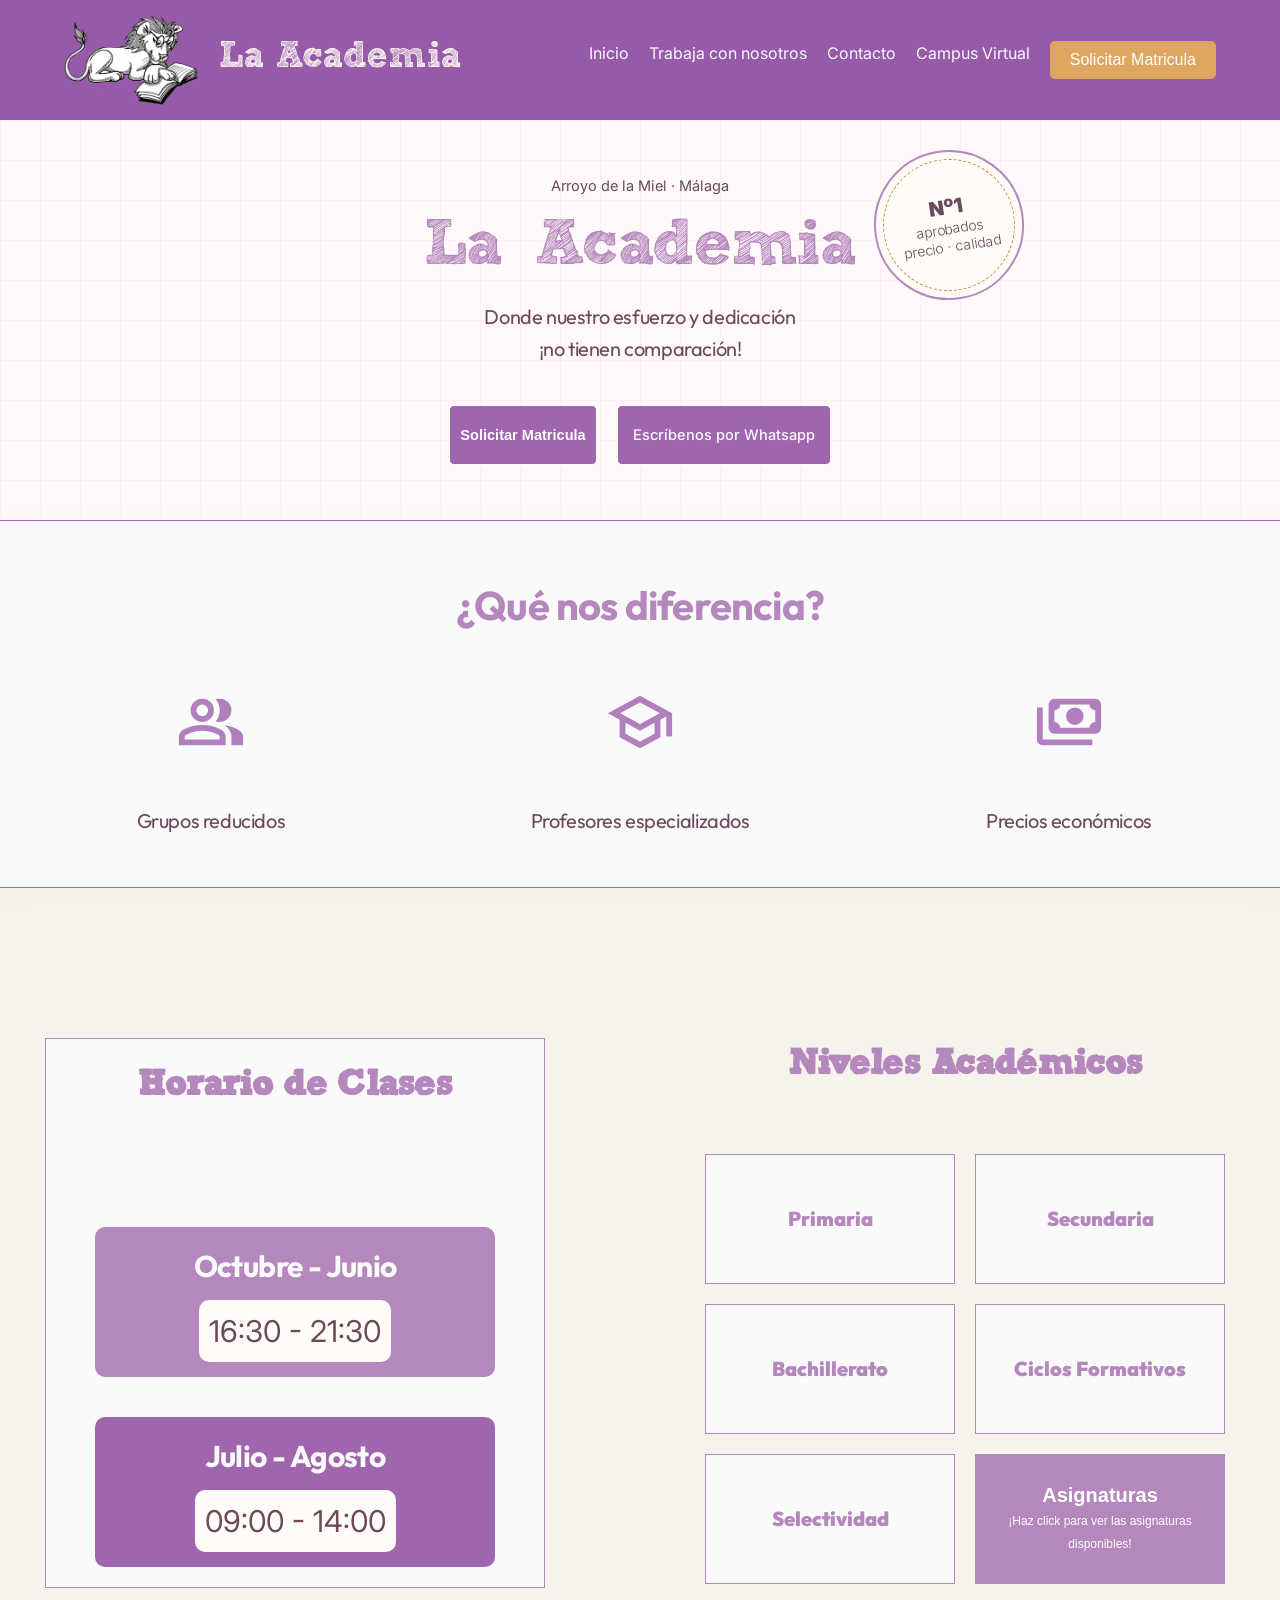
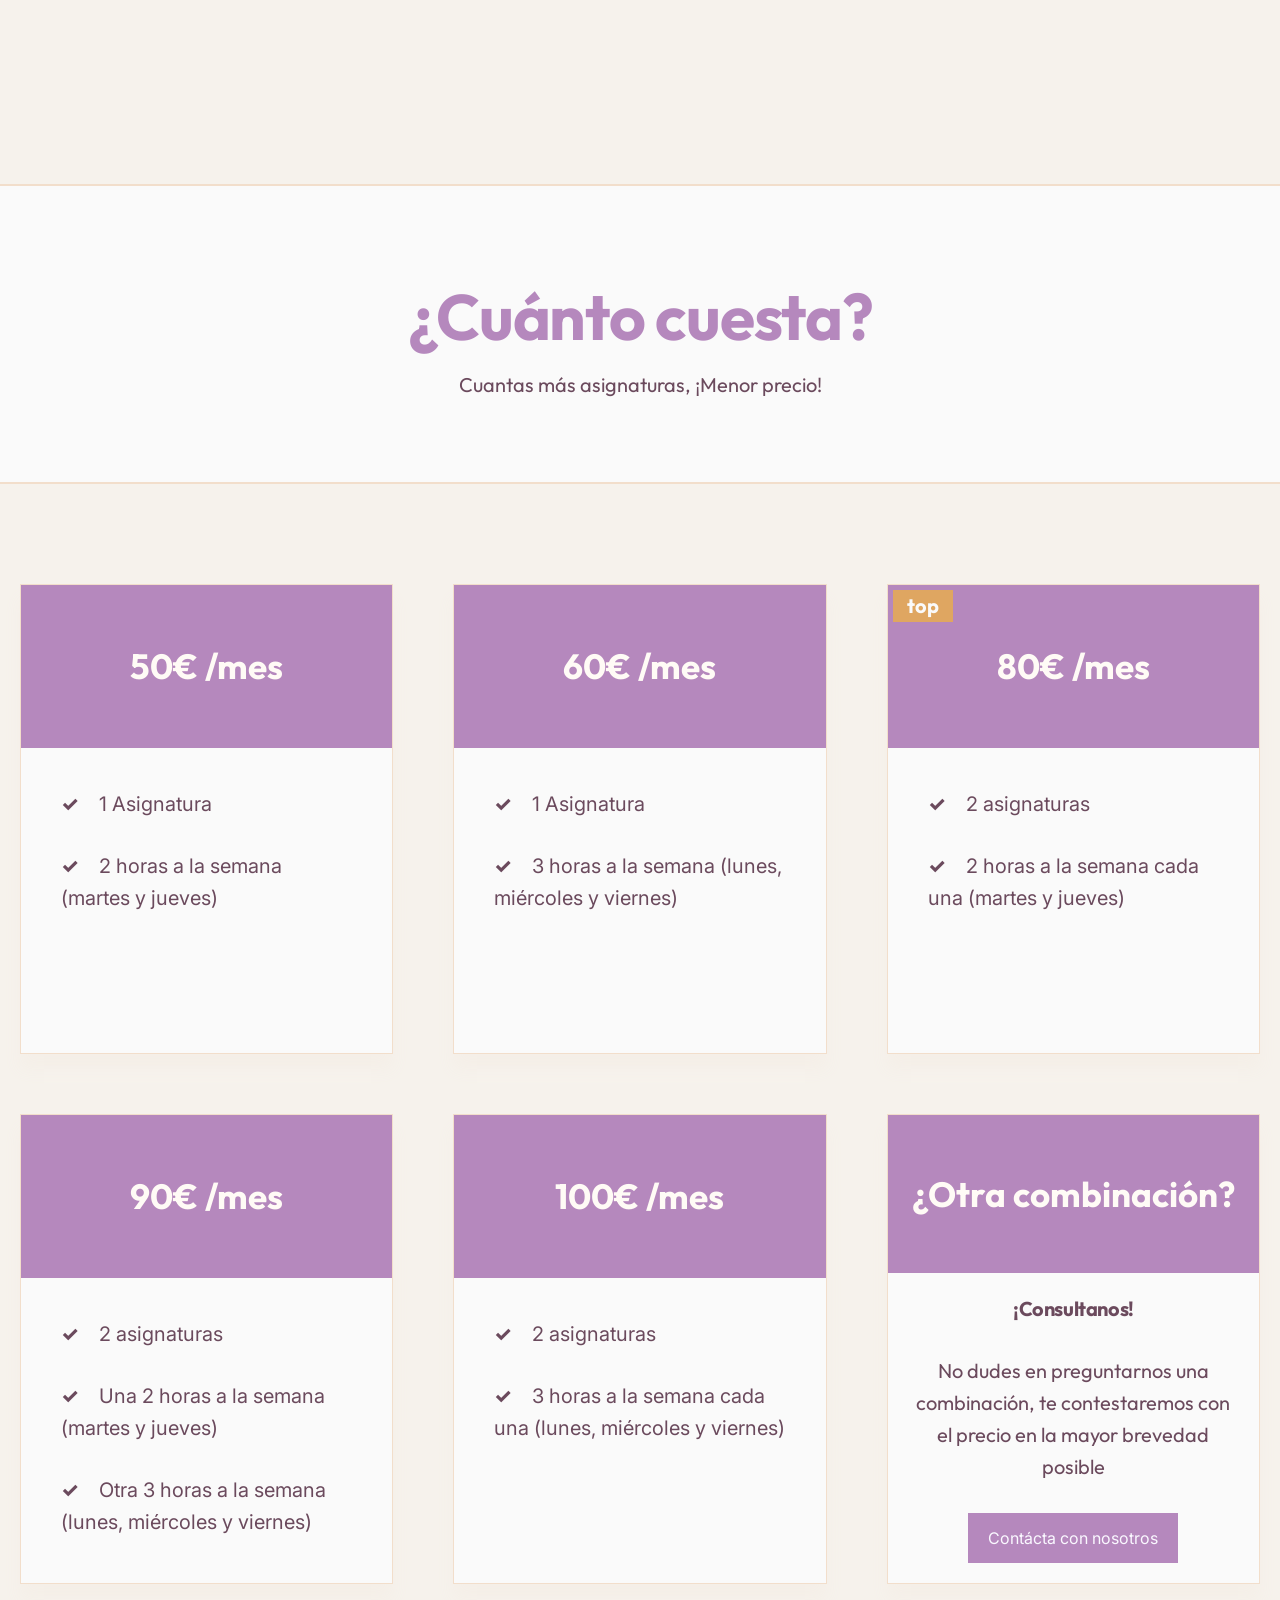
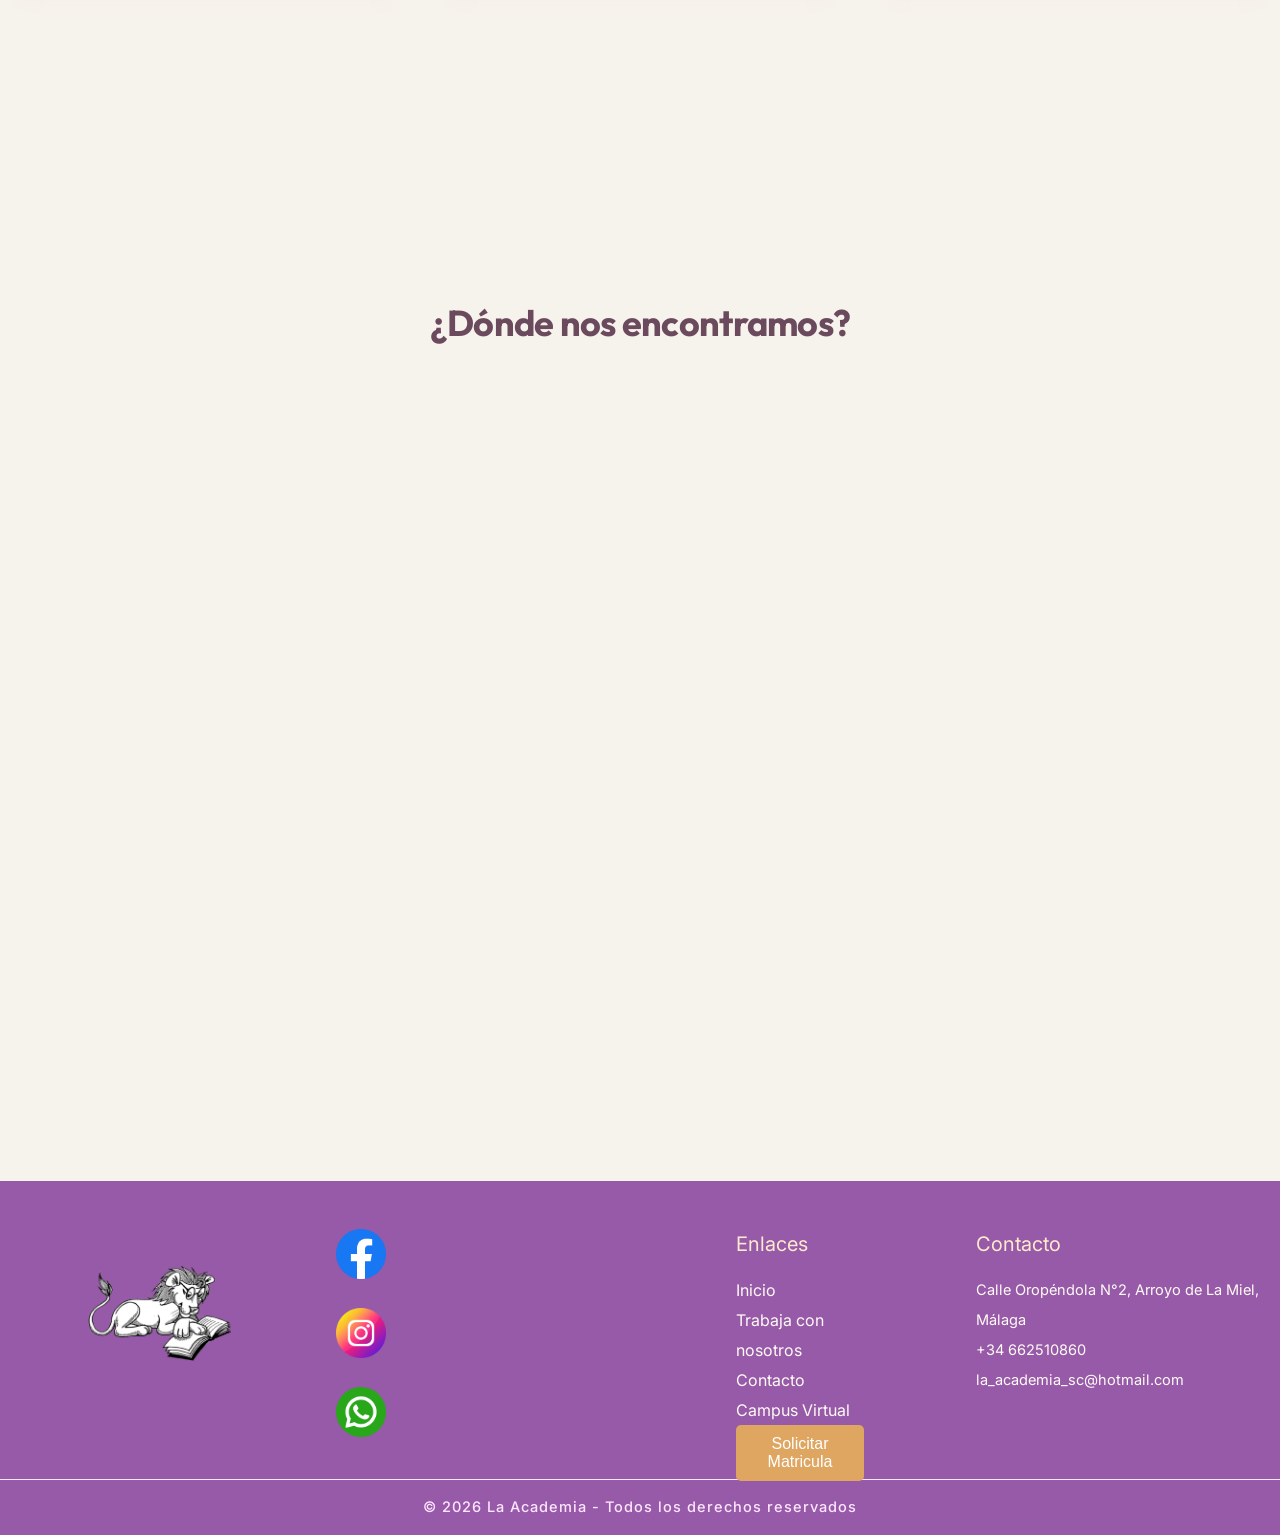
<file: index.html>
<!DOCTYPE html>
<html lang="es">

<head>
    <meta charset="UTF-8">
    <meta name="viewport" content="width=device-width, initial-scale=1.0">
    <title>inicio</title>
    <!-- Hojas de estilo: general (stylesheet.css) y específica de esta página (index.css) -->
    <link rel="stylesheet" href="css/stylesheet.css">
    <link rel="stylesheet" href="css/index.css">

    <!-- Fuentes de Google Fonts -->
    <link rel="preconnect" href="https://fonts.googleapis.com">
    <link rel="preconnect" href="https://fonts.gstatic.com" crossorigin>
    <link href="https://fonts.googleapis.com/css2?family=Inter:wght@400;500&family=Outfit:wght@700;800&display=swap"
        rel="stylesheet">
    <link rel="stylesheet"
        href="https://fonts.googleapis.com/css2?family=Material+Symbols+Outlined:opsz,wght,FILL,GRAD@20..48,100..700,0..1,-50..200&icon_names=menu" />
    <link
        href="https://fonts.googleapis.com/css2?family=Archivo+Black&family=Barlow:ital,wght@0,100;0,200;0,300;0,400;0,500;0,600;0,700;0,800;0,900;1,100;1,200;1,300;1,400;1,500;1,600;1,700;1,800;1,900&family=Fredericka+the+Great&family=Outfit:wght@100..900&display=swap"
        rel="stylesheet">
</head>

<body>

    <!-- Ancla vacía, punto al que vuelve el botón "subir arriba" del final de la página -->
    <div id="arriba"></div>

    <!-- HEADER:  logo, botón hamburguesa y menú de navegación -->
    <header class="sticky">

        <div class="logo"><img src="img/logo.png" alt="">
            <p>La Academia</p>
        </div>

        <!-- Botón hamburguesa: solo visible/funcional en móvil, abre/cierra el nav -->
        <button class="menu-hamburguesa" id="btn-menu">
            <span class="linea"></span>
            <span class="linea"></span>
            <span class="linea"></span>
        </button>

        <nav>
            <ul id="nav-links">
                <li><a href="index.html">Inicio</a></li>
                <li><a href="trabaja.html">Trabaja con nosotros</a></li>
                <li><a href="contacto.html">Contacto</a></li>
                <li><a href="https://laacademiasc.es/moodle/">Campus Virtual</a></li>

                <!-- Botón que abre el modal de matrícula -->
                <li class="acento">
                    <button class="btn-abrir" id="abrirModalNav">Solicitar Matricula</button>
                </li>
            </ul>
        </nav>

    </header>

    <main>

        <!-- MODAL de "Solicitar Matrícula", 
             se muestra al pulsar cualquier botón .btn-abrir. Vive fuera del nav, una única vez en toda la página -->
        <section class="solicitarmat">
            <div class="modal-overlay" id="miModal">
                <div class="modal-content">
                    <h2>Rellenar Formulario</h2>
                    <form id="formDatos" action="BBDD/guardar_matricula.php" method="POST">

                        <!-- Columna 1: datos personales -->
                        <div class="form-column">
                            <div class="grupo-completo">
                                <div class="form-group">
                                    <label for="nombre">NOMBRE</label>
                                    <input type="text" id="nombre" name="nombre" placeholder="Introduce tu nombre"
                                        required>
                                </div>
                                <div class="form-group">
                                    <label for="apellidos">APELLIDOS</label>
                                    <input type="text" id="apellidos" name="apellidos"
                                        placeholder="Introduce tus apellidos" required>
                                </div>
                                <div class="form-group">
                                    <label for="email">CORREO ELECTRÓNICO</label>
                                    <input type="email" id="email" name="email"
                                        placeholder="Introduce tu correo electrónico" required>
                                </div>
                            </div>
                        </div>

                        <!-- Columna 2: checkboxes de asignaturas, separadas en bloques de 2h y 3h semanales -->
                        <div class="form-column">
                            <div class="asignaturas-section">
                                <h3>Asignaturas (2 horas)</h3>
                                <div class="checkbox-group">
                                    <div class="grupo1-asig">
                                        <label class="checkbox-label"><input type="checkbox" name="asig_2h"
                                                value="Matemáticas"> Matemáticas</label>
                                        <label class="checkbox-label"><input type="checkbox" name="asig_2h"
                                                value="Física"> Física</label>
                                        <label class="checkbox-label"><input type="checkbox" name="asig_2h"
                                                value="Química"> Química</label>
                                        <label class="checkbox-label"><input type="checkbox" name="asig_2h"
                                                value="Inglés"> Inglés</label>
                                    </div>
                                    <div class="grupo2-asig">
                                        <label class="checkbox-label"><input type="checkbox" name="asig_2h"
                                                value="Francés"> Francés</label>
                                        <label class="checkbox-label"><input type="checkbox" name="asig_2h"
                                                value="Lengua y literatura"> Lengua y literatura</label>
                                        <label class="checkbox-label"><input type="checkbox" name="asig_2h"
                                                value="Física y química"> Física y química</label>
                                    </div>
                                </div>
                            </div>

                            <div class="asignaturas-section">
                                <h3>Asignaturas (3 horas)</h3>
                                <div class="checkbox-group">
                                    <div class="grupo1-asig">
                                        <label class="checkbox-label"><input type="checkbox" name="asig_3h"
                                                value="Matemáticas"> Matemáticas</label>
                                        <label class="checkbox-label"><input type="checkbox" name="asig_3h"
                                                value="Física"> Física</label>
                                        <label class="checkbox-label"><input type="checkbox" name="asig_3h"
                                                value="Química"> Química</label>
                                        <label class="checkbox-label"><input type="checkbox" name="asig_3h"
                                                value="Inglés"> Inglés</label>
                                    </div>
                                    <div class="grupo2-asig">
                                        <label class="checkbox-label"><input type="checkbox" name="asig_3h"
                                                value="Francés"> Francés</label>
                                        <label class="checkbox-label"><input type="checkbox" name="asig_3h"
                                                value="Lengua y literatura"> Lengua y literatura</label>
                                        <label class="checkbox-label"><input type="checkbox" name="asig_3h"
                                                value="Física y química"> Física y química</label>
                                    </div>
                                </div>
                            </div>
                        </div>

                        <!-- mensaje libre y botones de enviar/cerrar -->
                        <div class="form-group form-full">
                            <label for="mensaje">MENSAJE</label>
                            <textarea id="mensaje" name="mensaje"
                                placeholder="Escribe tu consulta o mensaje adicional"></textarea>
                        </div>
                        <div class="botones-form">
                            <button type="submit" class="btn-enviar">Enviar</button>
                            <button type="button" class="btn-cerrar" id="cerrarModal">Cerrar</button>
                        </div>
                    </form>
                </div>
            </div>
        </section>

        <!-- HERO: título principal, eslogan, sello "Nº1" y botones de matrícula/WhatsApp -->
        <section class="hero cuadricula">

            <div class="info">
                <p>Arroyo de la Miel · Málaga</p>
                <h1>La Academia</h1>
                <h2>Donde nuestro esfuerzo y dedicación <br> ¡no tienen comparación!</h2>

                <div class="sello">
                    <div class="sello-texto"><span class="big">Nº1 <br></span> aprobados<br>precio · calidad</div>
                </div>
            </div>

            <div class="grupo-botones">
                <!-- Segundo botón que abre el mismo modal #miModal-->
                <button class="btn-abrir" id="abrirModalHero">Solicitar Matricula</button>
                <div><button class="btn-color was"><a
                            href="https://wa.me/34662510860?text=Hola%2C%20me%20gustar%C3%ADa%20informaci%C3%B3n%20sobre%20las%20clases">
                            Escríbenos
                            por Whatsapp</a></button></div>
            </div>

        </section>

        <!--3 tarjetas simples con icono y título -->
        <section class="panel-info">
            <h2>¿Qué nos diferencia?</h2>
            <div class="baraja-info">

                <article class="tarjeta-info">
                    <figure><img src="img/group_24dp_B27FBE_FILL0_wght400_GRAD0_opsz24.svg"></figure>
                    <h3>Grupos reducidos</h3>
                </article>

                <article class="tarjeta-info">
                    <figure><img src="img/school_24dp_B27FBE_FILL0_wght400_GRAD0_opsz24.svg"></figure>
                    <h3>Profesores especializados</h3>
                </article>

                <article class="tarjeta-info">
                    <figure><img src="img/payments_24dp_B27FBE_FILL0_wght400_GRAD0_opsz24.svg" alt=""></figure>
                    <h3>Precios económicos</h3>
                </article>
            </div>
        </section>

        <!-- Sección principal: horarios, niveles académicos y listado de asignaturas -->
        <section class="section-principal">

            <div class="panel-principal">

                <!-- Horarios por temporada -->
                <div class="niveles dif bloque-contenedor">
                    <div class="bloque">
                        <h2>Horario de Clases</h2>
                    </div>
                    <div class="ap2">
                        <div class="horario-box">
                            <h3 class="titulo-horario">Octubre - Junio</h3>
                            <p class="horas-horario">16:30 - 21:30</p>
                        </div>
                        <div class="horario-box verano">
                            <h3 class="titulo-horario">Julio - Agosto</h3>
                            <p class="horas-horario">09:00 - 14:00</p>
                        </div>
                    </div>
                </div>

                <!-- Niveles académicos ofrecidos y botón que despliega el panel de asignaturas -->
                <div class="caja-niveles bloque-contenedor">
                    <div class="bloque">
                        <h2>Niveles Académicos</h2>
                    </div>

                    <div class="baraja-niveles">
                        <div class="niveles-panel">
                            <p>Primaria</p>
                        </div>
                        <div class="niveles-panel">
                            <p>Secundaria</p>
                        </div>
                        <div class="niveles-panel">
                            <p>Bachillerato</p>
                        </div>
                        <div class="niveles-panel">
                            <p>Ciclos Formativos</p>
                        </div>
                        <div class="niveles-panel">
                            <p>Selectividad</p>
                        </div>

                        <!-- Este botón hace toggle de la clase "mostrar" en #contenido-panel-informativo (vía JS) -->
                        <div class="niveles-panel">
                            <button class="btn-color asignaturas" id="btn-asignaturas">Asignaturas<br>
                                <span class="info-click">¡Haz click para ver las asignaturas disponibles!</span>
                            </button>
                            <p></p>
                        </div>
                    </div>
                </div>
            </div>

            <!-- Panel de asignaturas: oculto por defecto, se muestra/oculta con el botón de arriba -->
            <div id="contenido-panel-informativo">
                <div class="baraja-asignaturas">

                    <!-- Las 3 primeras llevan la etiqueta "top" que son destacadas -->
                    <article class="tarjeta-asignaturas btn-color borde-dorado">
                        <p>Matemáticas</p>
                        <p class="top">top</p>
                    </article>
                    <article class="tarjeta-asignaturas btn-color borde-dorado">
                        <p>Física</p>
                        <p class="top">top</p>
                    </article>
                    <article class="tarjeta-asignaturas btn-color borde-dorado">
                        <p>Química</p>
                        <p class="top">top</p>
                    </article>

                    <!-- Resto sin destacar -->
                    <article class="tarjeta-asignaturas btn-color">
                        <p>Francés</p>
                    </article>
                    <article class="tarjeta-asignaturas btn-color">
                        <p>Inglés</p>
                    </article>
                    <article class="tarjeta-asignaturas btn-color">
                        <p>Lengua y literatura</p>
                    </article>
                    <article class="tarjeta-asignaturas btn-color">
                        <p>Física y química</p>
                    </article>

                </div>
            </div>
        </section>

        <!-- Sección de precios: tarjetas con distintas combinaciones de asignaturas/horas -->
        <section class="precios">

            <div class="titulo-precios">
                <h2>¿Cuánto cuesta?</h2>
                <p>Cuantas más asignaturas, ¡Menor precio!</p>
            </div>

            <div class="baraja-precios">
                <article class="tarjeta-precios">
                    <div class="num-precio">50€ /mes</div>
                    <div class="desc-precio">
                        <ul>
                            <li>1 Asignatura</li>
                            <li>2 horas a la semana (martes y jueves)</li>
                        </ul>
                    </div>
                </article>

                <article class="tarjeta-precios">
                    <div class="num-precio">60€ /mes</div>
                    <div class="desc-precio">
                        <ul>
                            <li>1 Asignatura</li>
                            <li>3 horas a la semana (lunes, miércoles y viernes)</li>
                        </ul>
                    </div>
                </article>

                <!-- Tarjeta destacada con "top" -->
                <article class="tarjeta-precios borde-dorado">
                    <div class="num-precio">80€ /mes</div>
                    <div class="desc-precio">
                        <ul>
                            <li>2 asignaturas</li>
                            <li>2 horas a la semana cada una (martes y jueves)</li>
                        </ul>
                    </div>
                    <p class="top">top</p>
                </article>

                <article class="tarjeta-precios">
                    <div class="num-precio">90€ /mes</div>
                    <div class="desc-precio">
                        <ul>
                            <li>2 asignaturas</li>
                            <li>Una 2 horas a la semana (martes y jueves)</li>
                            <li>Otra 3 horas a la semana (lunes, miércoles y viernes)</li>
                        </ul>
                    </div>
                </article>

                <article class="tarjeta-precios">
                    <div class="num-precio">100€ /mes</div>
                    <div class="desc-precio">
                        <ul>
                            <li>2 asignaturas</li>
                            <li>3 horas a la semana cada una (lunes, miércoles y viernes)</li>
                        </ul>
                    </div>
                </article>

                <!-- Tarjeta final: no es un precio fijo, invita a contactar para casos personalizados -->
                <article class="tarjeta-precios">
                    <div class="num-precio">¿Otra combinación?</div>
                    <div class="desc-precio TE">
                        <h3>¡Consultanos!</h3>
                        <p>No dudes en preguntarnos una combinación, te contestaremos con el precio en la mayor
                            brevedad posible</p>
                        <button class="btn-color"><a href="contacto.html">Contácta con nosotros</a></button>
                    </div>
                </article>
            </div>
        </section>
    </main>

    <!--Muestra las reseñas de Google en la página -->
    <div class="resenias">
        <script src="https://elfsightcdn.com/platform.js" async></script>
        <div class="elfsight-app-82289662-cc13-4747-af96-646eddb768c4" data-elfsight-app-lazy></div>
    </div>

    <!-- Mapa embebido de Google Maps con la ubicación de la academia -->
    <section class="mapa">
        <h2>¿Dónde nos encontramos?</h2>
        <iframe
            src="https://www.google.com/maps/embed?pb=!1m14!1m8!1m3!1d6405.974177719535!2d-4.531726!3d36.60262!3m2!1i1024!2i768!4f13.1!3m3!1m2!1s0xd72fc9b33f0e3e9%3A0xc33acc92e21fddaa!2sLa%20Academia!5e0!3m2!1ses!2sus!4v1784816382214!5m2!1ses!2sus"
            width="90%" height="650" style="border:0;" allowfullscreen="" loading="lazy"
            referrerpolicy="strict-origin-when-cross-origin"></iframe>
    </section>

    <!-- Botón "subir arriba": vuelve al ancla #arriba, se muestra según el scroll (vía JS) -->
    <a href="#arriba" id="btnArriba" class="boton-arriba">&#8593;</a>

    <!-- FOOTER: logo, redes sociales, enlaces rápidos y datos de contacto -->
    <footer>
        <div class="contenidoFooter">
            <div>
                <img src="img/logo.png" alt="Logo de la academia">
            </div>

            <div class="redes">
                <ul>
                    <li><a href="https://www.facebook.com/LaAcademiaSC/"><img src="img/facebook.png"
                                alt="logotipo facebook"></a></li>
                    <li><a href="https://www.instagram.com/la_academia_sc/"><img src="img/instagram (1).png"
                                alt="logotipo instagram"></a></li>
                    <li><a href="https://wa.me/34662510860?text=Hola%2C%20me%20gustar%C3%ADa%20informaci%C3%B3n%20sobre%20las%20clases    "
                            target="_blank"><img src="img/whatsapp (1).png" alt="logotipo whatsapp"></a></li>
                </ul>
            </div>

            <div class="divEnlaces">
                <p class="tituloFooter">Enlaces</p>
                <ul>
                    <li><a href="./index.html">Inicio</a></li>
                    <li><a href="./trabaja.html">Trabaja con nosotros</a></li>
                    <li><a href="./contacto.html">Contacto</a></li>
                    <li><a href="https://laacademiasc.es/moodle/">Campus Virtual</a></li>

                    <li>
                        <button class="btn-abrir" id="abrirModalNav">Solicitar Matricula</button>
                    </li>
                </ul>
            </div>

            <div>
                <address>
                    <p class="tituloFooter">Contacto</p>
                    <div>
                        <p>Calle Oropéndola N°2, Arroyo de La Miel, Málaga</p>
                        <p>+34 662510860</p>
                        <p>la_academia_sc@hotmail.com</p>
                    </div>
                </address>
            </div>
        </div>
        <div class="footerCopy">
            <p>© 2026 La Academia - Todos los derechos reservados</p>
        </div>
    </footer>

    <!-- Script con toda la interactividad: hovers, menú móvil, modal, scroll-to-top, panel de asignaturas -->
    <script src="js/index.js"></script>
</body>

</html>
</file>
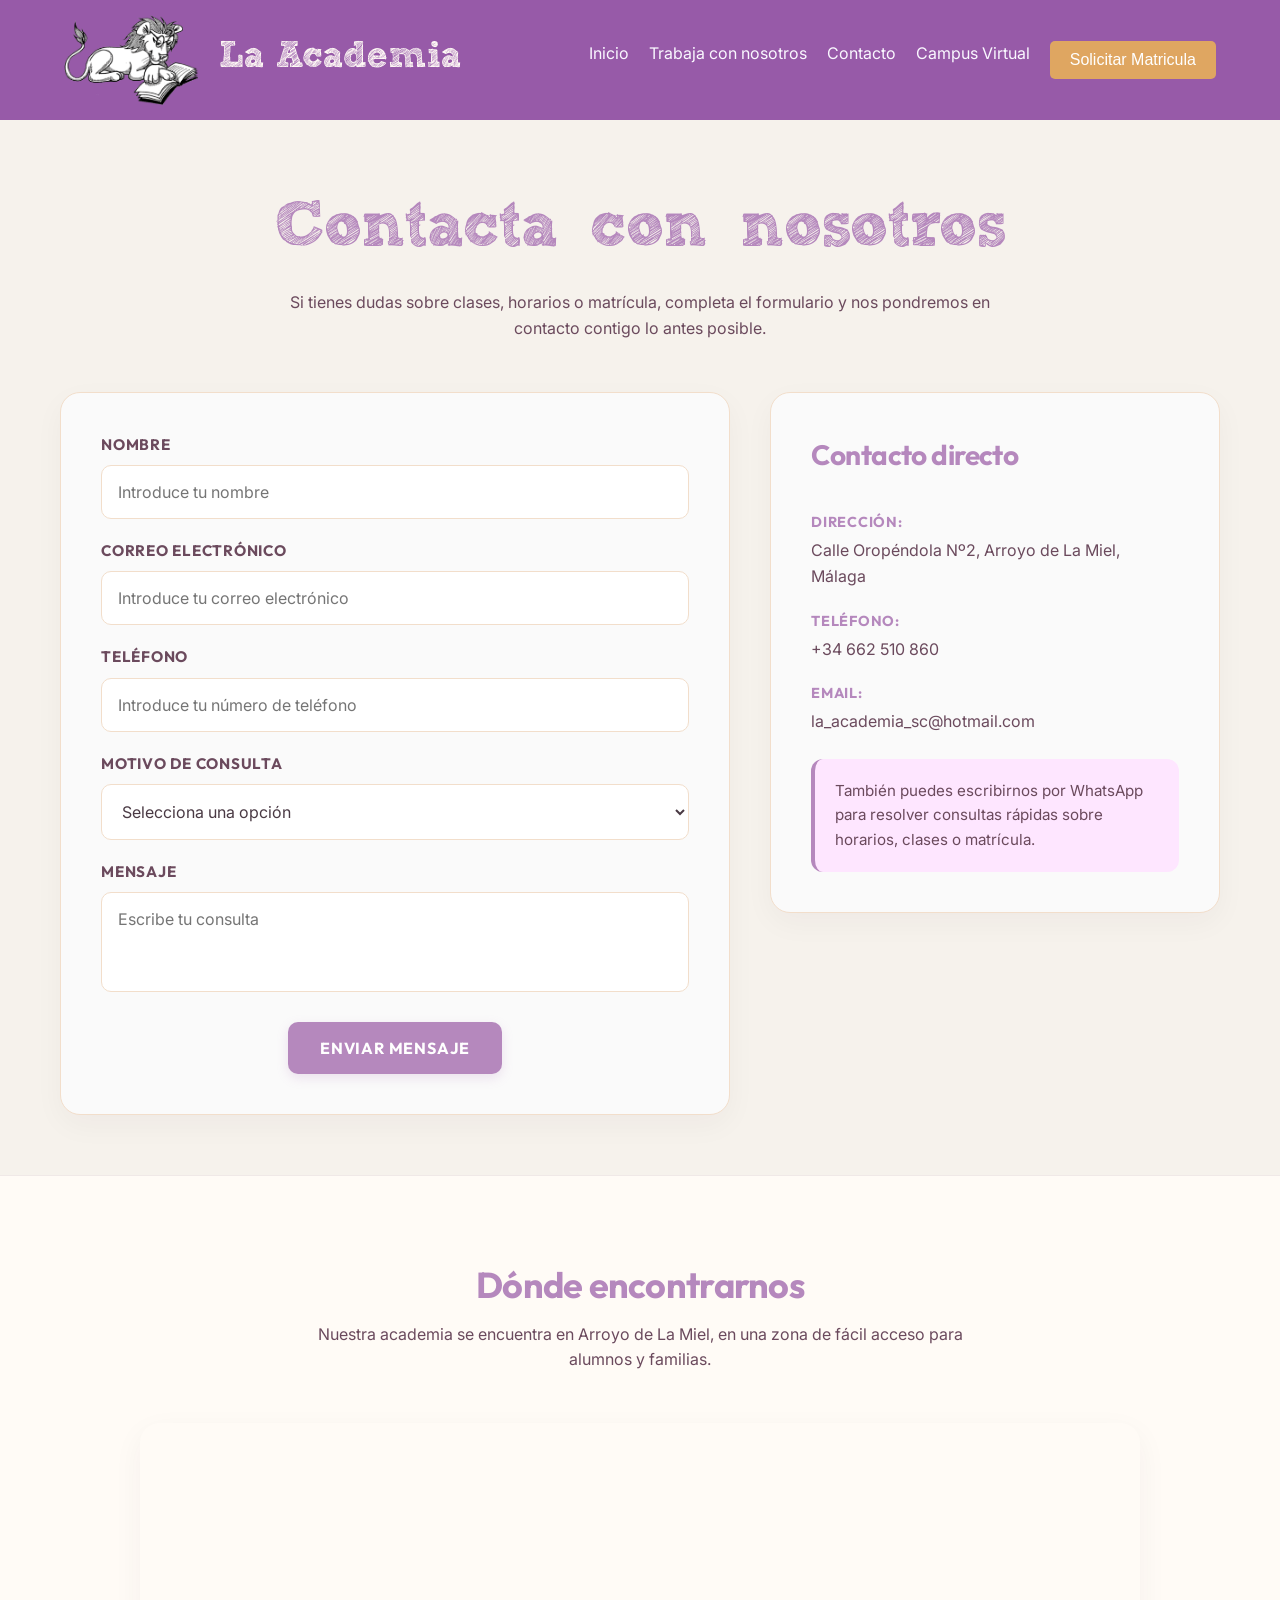
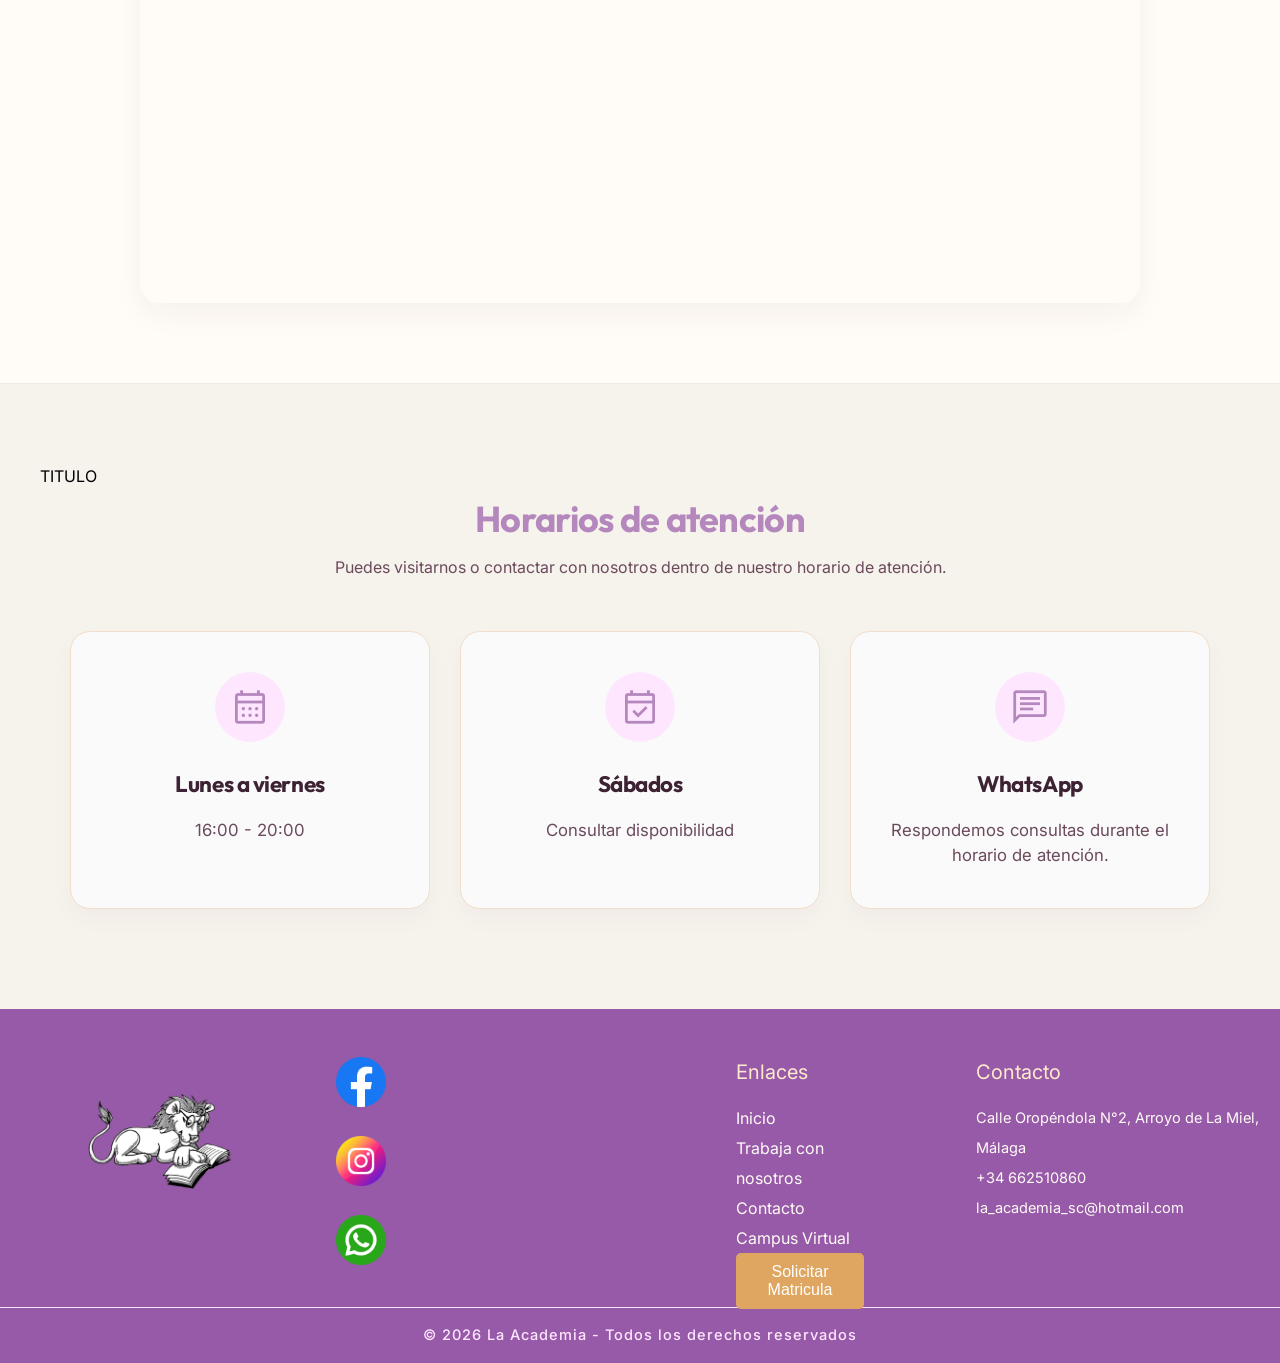
<file: contacto.html>
<!DOCTYPE html>
<html lang="es">

<head>
    <meta charset="UTF-8">
    <meta name="viewport" content="width=device-width, initial-scale=1.0">
    <title>Contacto</title>
    <link rel="stylesheet" href="css/stylesheet.css">
    <link rel="stylesheet" href="css/contacto.css">

    <link rel="preconnect" href="https://fonts.googleapis.com">
    <link rel="preconnect" href="https://fonts.gstatic.com" crossorigin>
    <link href="https://fonts.googleapis.com/css2?family=Inter:wght@400;500&family=Outfit:wght@700;800&display=swap"
        rel="stylesheet">
    <link rel="stylesheet"
        href="https://fonts.googleapis.com/css2?family=Material+Symbols+Outlined:opsz,wght,FILL,GRAD@20..48,100..700,0..1,-50..200&icon_names=menu" />
    <link
        href="https://fonts.googleapis.com/css2?family=Archivo+Black&family=Barlow:ital,wght@0,100;0,200;0,300;0,400;0,500;0,600;0,700;0,800;0,900;1,100;1,200;1,300;1,400;1,500;1,600;1,700;1,800;1,900&family=Fredericka+the+Great&family=Outfit:wght@100..900&display=swap"
        rel="stylesheet">
    <link rel="stylesheet"
        href="https://fonts.googleapis.com/css2?family=Material+Symbols+Outlined:opsz,wght,FILL,GRAD@20..48,100..700,0..1,-50..200&icon_names=calendar_month,chat,event_available" />
</head>

<body>
    <div id="arriba"></div>

    <!-- header -->
    <header class="sticky">

        <div class="logo"><img src="img/logo.png" alt="">
            <p>La Academia</p>
        </div>


        <button class="menu-hamburguesa" id="btn-menu">
            <span class="linea"></span>
            <span class="linea"></span>
            <span class="linea"></span>
        </button>


        <nav>
            <ul id="nav-links">
                <li><a href="index.html">Inicio</a></li>
                <li><a href="trabaja.html">Trabaja con nosotros</a></li>
                <li><a href="contacto.html">Contacto</a></li>
                <li><a href="https://laacademiasc.es/moodle/">Campus Virtual</a></li>

                <li class="acento">
                    <button class="btn-abrir" id="abrirModalNav">Solicitar Matricula</button>
                </li>


            </ul>
        </nav>

    </header>

    <!-- main -->

    <main>

        <!-- ventana de solicitud emergente -->
        <section class="solicitarmat">
            <div class="modal-overlay" id="miModal">
                <div class="modal-content">
                    <h2>Rellenar Formulario</h2>
                    <form id="formDatos" action="BBDD/consulta.php" method="post">
                        <div class="form-column">
                            <div class="grupo-completo">
                                <div class="form-group">
                                    <label for="nombre">NOMBRE</label>
                                    <input type="text" id="nombre" name="nombre" placeholder="Introduce tu nombre"
                                        required>
                                </div>
                                <div class="form-group">
                                    <label for="apellidos">APELLIDOS</label>
                                    <input type="text" id="apellidos" name="apellidos"
                                        placeholder="Introduce tus apellidos" required>
                                </div>
                                <div class="form-group">
                                    <label for="email">CORREO ELECTRÓNICO</label>
                                    <input type="email" id="email" name="email"
                                        placeholder="Introduce tu correo electrónico" required>
                                </div>
                            </div>
                        </div>

                        <div class="form-column">
                            <div class="asignaturas-section">
                                <h3>Asignaturas (2 horas)</h3>
                                <div class="checkbox-group">
                                    <div class="grupo1-asig">
                                        <label class="checkbox-label"><input type="checkbox" name="asig_2h"
                                                value="Matemáticas"> Matemáticas</label>
                                        <label class="checkbox-label"><input type="checkbox" name="asig_2h"
                                                value="Física"> Física</label>
                                        <label class="checkbox-label"><input type="checkbox" name="asig_2h"
                                                value="Química"> Química</label>
                                        <label class="checkbox-label"><input type="checkbox" name="asig_2h"
                                                value="Inglés"> Inglés</label>
                                    </div>
                                    <div class="grupo2-asig">
                                        <label class="checkbox-label"><input type="checkbox" name="asig_2h"
                                                value="Francés"> Francés</label>
                                        <label class="checkbox-label"><input type="checkbox" name="asig_2h"
                                                value="Lengua y literatura"> Lengua y literatura</label>
                                        <label class="checkbox-label"><input type="checkbox" name="asig_2h"
                                                value="Física y química"> Física y química</label>
                                    </div>
                                </div>
                            </div>

                            <div class="asignaturas-section">
                                <h3>Asignaturas (3 horas)</h3>
                                <div class="checkbox-group">
                                    <div class="grupo1-asig">
                                        <label class="checkbox-label"><input type="checkbox" name="asig_3h"
                                                value="Matemáticas"> Matemáticas</label>
                                        <label class="checkbox-label"><input type="checkbox" name="asig_3h"
                                                value="Física"> Física</label>
                                        <label class="checkbox-label"><input type="checkbox" name="asig_3h"
                                                value="Química"> Química</label>
                                        <label class="checkbox-label"><input type="checkbox" name="asig_3h"
                                                value="Inglés"> Inglés</label>
                                    </div>
                                    <div class="grupo2-asig">
                                        <label class="checkbox-label"><input type="checkbox" name="asig_3h"
                                                value="Francés"> Francés</label>
                                        <label class="checkbox-label"><input type="checkbox" name="asig_3h"
                                                value="Lengua y literatura"> Lengua y literatura</label>
                                        <label class="checkbox-label"><input type="checkbox" name="asig_3h"
                                                value="Física y química"> Física y química</label>
                                    </div>
                                </div>
                            </div>
                        </div>

                        <div class="form-group form-full">
                            <label for="mensaje">MENSAJE</label>
                            <textarea id="mensaje" name="mensaje"
                                placeholder="Escribe tu consulta o mensaje adicional"></textarea>
                        </div>
                        <div class="botones-form">
                            <button type="submit" class="btn-enviar">Enviar</button>
                            <button type="button" class="btn-cerrar" id="cerrarModal">Cerrar</button>
                        </div>
                    </form>
                </div>
            </div>
        </section>


        <!-- Banner 1: formulario de contacto -->
        <section class="sectionContacto">

            <!-- zona del titulo -->
            <div class="tituloSeccion">
                <h1>Contacta con nosotros</h1>
                <p>
                    Si tienes dudas sobre clases, horarios o matrícula, completa el formulario
                    y nos pondremos en contacto contigo lo antes posible.
                </p>
            </div>

            <div class="contenedorContacto">
                <!-- formulario -->
                <form class="formularioContacto" action="#" method="post">

                    <div class="campoFormulario">
                        <label for="nombre">Nombre</label>
                        <input type="text" id="nombre" name="nombre" placeholder="Introduce tu nombre" required>
                    </div>

                    <div class="campoFormulario">
                        <label for="email">Correo electrónico</label>
                        <input type="email" id="email" name="email" placeholder="Introduce tu correo electrónico"
                            required>
                    </div>

                    <div class="campoFormulario">
                        <label for="telefono">Teléfono</label>
                        <input type="tel" id="telefono" name="telefono" placeholder="Introduce tu número de teléfono">
                    </div>

                    <div class="campoFormulario">
                        <label for="motivo">Motivo de consulta</label>
                        <select id="motivo" name="motivo" required>
                            <option value="">Selecciona una opción</option>
                            <option value="clases">Información sobre clases</option>
                            <option value="matricula">Solicitar matrícula</option>
                            <option value="horarios">Horarios y precios</option>
                            <option value="trabajo">Trabajar con nosotros</option>
                            <option value="otra">Otra consulta</option>
                        </select>
                    </div>

                    <div class="campoFormulario campoCompleto">
                        <label for="mensaje">Mensaje</label>
                        <textarea id="mensaje" name="mensaje" placeholder="Escribe tu consulta" required></textarea>
                    </div>

                    <div class="campoCompleto contenedorBotonFormulario">
                        <button type="submit" class="botonPrincipal">
                            Enviar mensaje
                        </button>
                    </div>

                </form>


                <!-- INFORMACION ADICIONAL -->
                <aside class="datosContacto">
                    <h2>Contacto directo</h2>

                    <ul>
                        <li>
                            <strong>Dirección:</strong>
                            Calle Oropéndola Nº2, Arroyo de La Miel, Málaga
                        </li>

                        <li>
                            <strong>Teléfono:</strong>
                            +34 662 510 860
                        </li>

                        <li>
                            <strong>Email:</strong>
                            la_academia_sc@hotmail.com
                        </li>
                    </ul>

                    <p>
                        También puedes escribirnos por WhatsApp para resolver consultas rápidas
                        sobre horarios, clases o matrícula.
                    </p>
                </aside>

            </div>

        </section>


        <!-- Banner 2: ubicación -->
        <section class="sectionUbicacion">

            <!-- TITULO -->
            <div class="tituloSeccion">
                <h2>Dónde encontrarnos</h2>
                <p>
                    Nuestra academia se encuentra en Arroyo de La Miel, en una zona de fácil acceso
                    para alumnos y familias.
                </p>
            </div>

            <!-- IFRAME DE GOOGLE MAPS -->
            <div class="contenedorMapa">
                <iframe
                    src="https://www.google.com/maps/embed?pb=!1m14!1m8!1m3!1d6405.974177719535!2d-4.531726!3d36.60262!3m2!1i1024!2i768!4f13.1!3m3!1m2!1s0xd72fc9b33f0e3e9%3A0xc33acc92e21fddaa!2sLa%20Academia!5e0!3m2!1ses!2sus!4v1784816382214!5m2!1ses!2sus"
                    width="600" height="450" style="border:0;" allowfullscreen="" loading="lazy"
                    referrerpolicy="strict-origin-when-cross-origin"></iframe>
            </div>

        </section>


        <!-- Banner 3: horarios -->
        <section class="sectionHorarios">

            TITULO
            <div class="tituloSeccion">
                <h2>Horarios de atención</h2>
                <p>
                    Puedes visitarnos o contactar con nosotros dentro de nuestro horario de atención.
                </p>
            </div>

            <!-- GRID CON 3 TARJETAS -->
            <div class="gridHorarios">

                <article class="tarjetaHorario">
                    <span class="material-symbols-outlined">calendar_month</span>
                    <h3>Lunes a viernes</h3>
                    <p>16:00 - 20:00</p>
                </article>

                <article class="tarjetaHorario">
                    <span class="material-symbols-outlined">event_available</span>
                    <h3>Sábados</h3>
                    <p>Consultar disponibilidad</p>
                </article>

                <article class="tarjetaHorario">
                    <span class="material-symbols-outlined">chat</span>
                    <h3>WhatsApp</h3>
                    <p>Respondemos consultas durante el horario de atención.</p>
                </article>

            </div>

        </section>

    </main>


    <a href="#arriba" id="btnArriba" class="boton-arriba">&#8593;</a>

    <!-- footer -->

    <footer>
        <div class="contenidoFooter">
            <div>
                <img src="img/logo.png" alt="Logo de la academia">
            </div>

            <div class="redes">
                <ul>
                    <li><a href="https://www.facebook.com/LaAcademiaSC/"><img src="img/facebook.png"
                                alt="logotipo facebook"></a></li>
                    <li><a href="https://www.instagram.com/la_academia_sc/"><img src="img/instagram (1).png"
                                alt="logotipo instagram"></a></li>
                    <li><a href="https://wa.me/34662510860?text=Hola%2C%20me%20gustar%C3%ADa%20informaci%C3%B3n%20sobre%20las%20clases    "
                            target="_blank"><img src="img/whatsapp (1).png" alt="logotipo whatsapp"></a></li>
                </ul>
            </div>

            <div class="divEnlaces">
                <p class="tituloFooter">Enlaces</p>
                <ul>
                    <li><a href="./index.html">Inicio</a></li>
                    <li><a href="./trabaja.html">Trabaja con nosotros</a></li>
                    <li><a href="./contacto.html">Contacto</a></li>
                    <li><a href="https://laacademiasc.es/moodle/">Campus Virtual</a></li>

                    <li>
                        <button class="btn-abrir" id="abrirModalNav">Solicitar Matricula</button>
                    </li>
                </ul>
            </div>

            <div>
                <address>
                    <p class="tituloFooter">Contacto</p>
                    <div>
                        <p>Calle Oropéndola N°2, Arroyo de La Miel, Málaga</p>
                        <p>+34 662510860</p>
                        <p>la_academia_sc@hotmail.com</p>
                    </div>
                </address>
            </div>
        </div>
        <div class="footerCopy">
            <p>© 2026 La Academia - Todos los derechos reservados</p>
        </div>
    </footer>

    </main>
    <script src="js/contacto.js"></script>
</body>

</html>
</file>
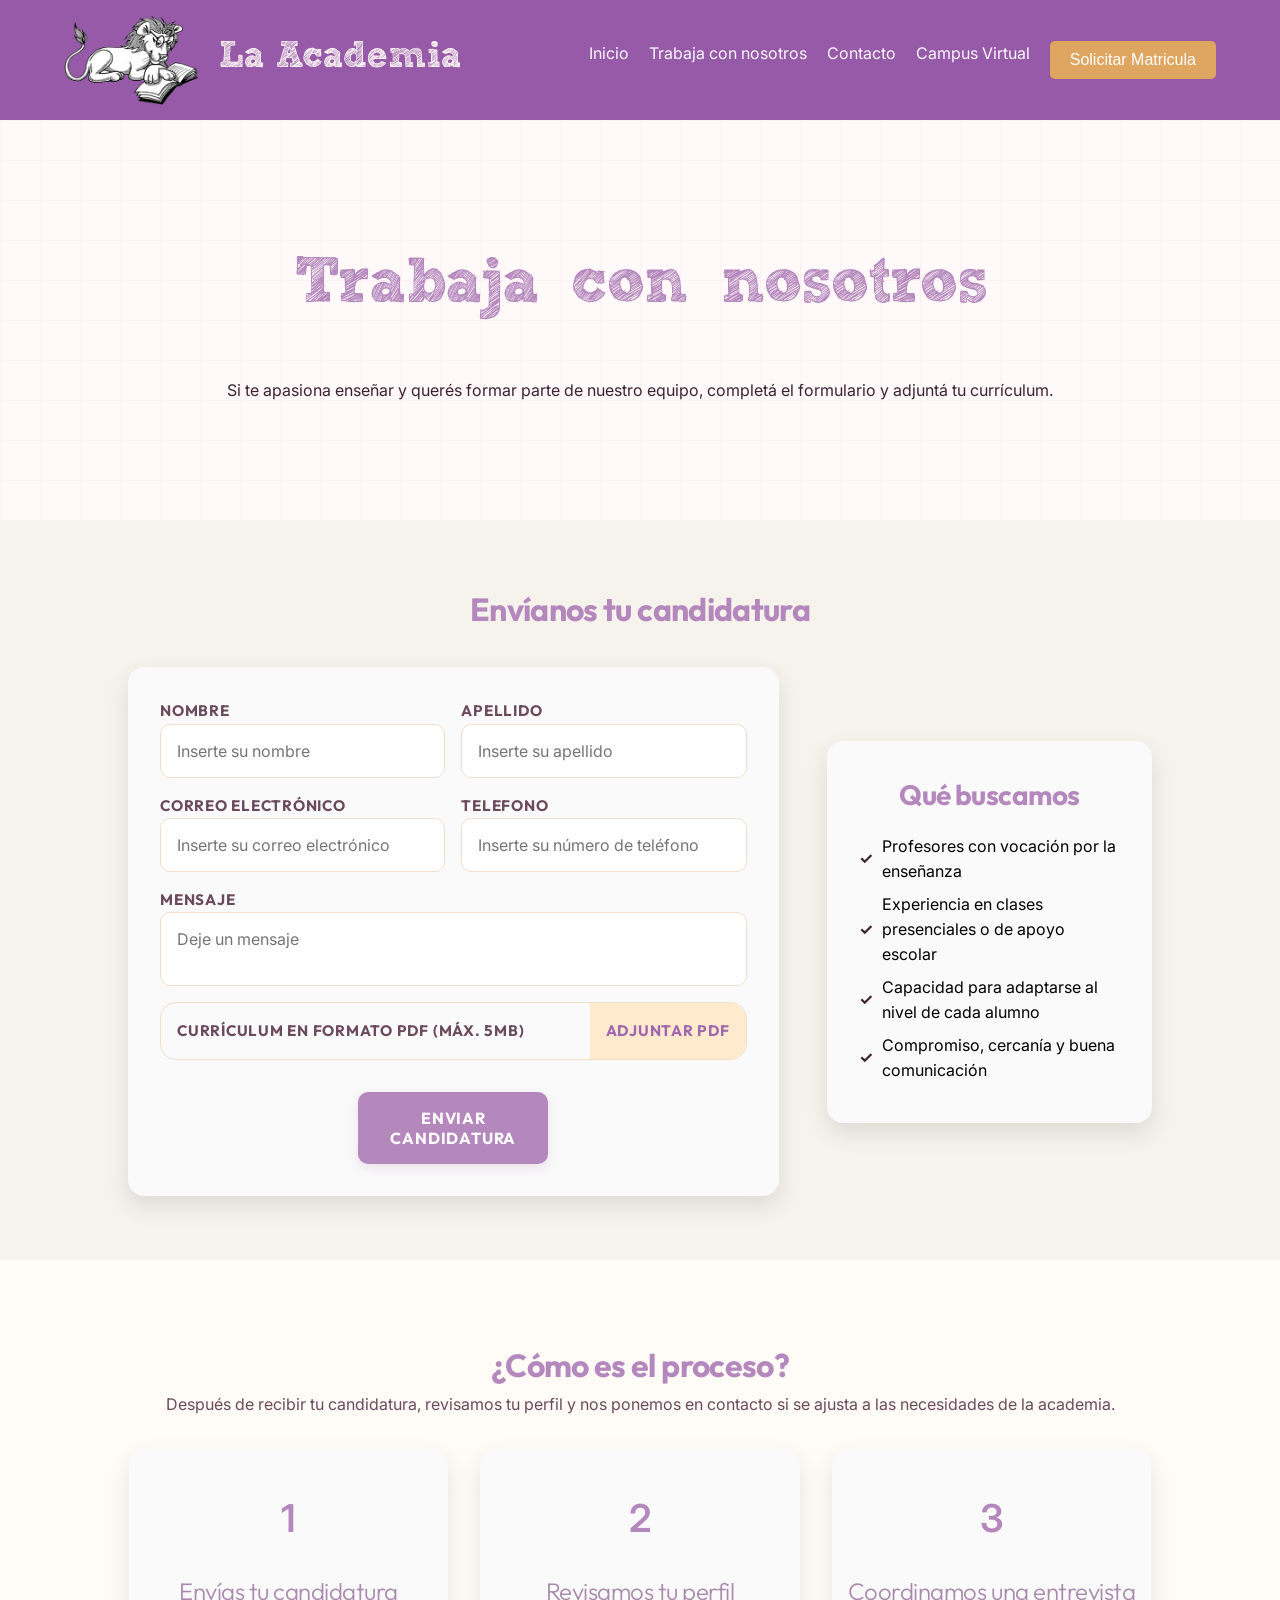
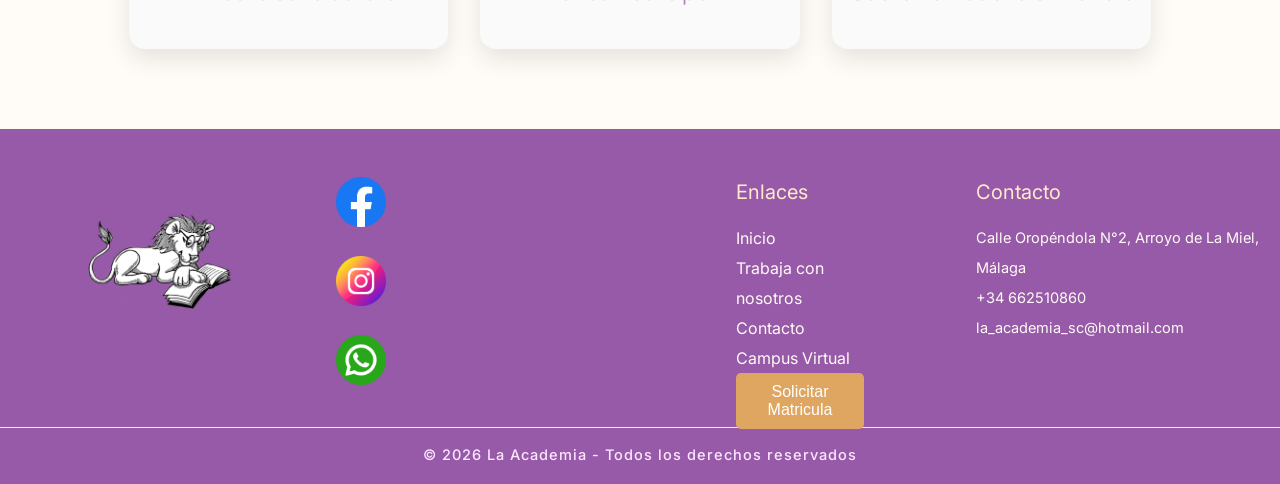
<file: trabaja.html>
<!DOCTYPE html>
<html lang="es">

<head>
    <meta charset="UTF-8">
    <meta name="viewport" content="width=device-width, initial-scale=1.0">
    <title>Trabaja con nosotros</title>

    <link rel="stylesheet" href="css/stylesheet.css">
    <link rel="stylesheet" href="css/trabaja.css">

    <link rel="preconnect" href="https://fonts.googleapis.com">
    <link rel="preconnect" href="https://fonts.gstatic.com" crossorigin>
    <link href="https://fonts.googleapis.com/css2?family=Inter:wght@400;500&family=Outfit:wght@700;800&display=swap"
        rel="stylesheet">
    <link rel="stylesheet"
        href="https://fonts.googleapis.com/css2?family=Material+Symbols+Outlined:opsz,wght,FILL,GRAD@20..48,100..700,0..1,-50..200&icon_names=menu" />
    <link
        href="https://fonts.googleapis.com/css2?family=Archivo+Black&family=Barlow:ital,wght@0,100;0,200;0,300;0,400;0,500;0,600;0,700;0,800;0,900;1,100;1,200;1,300;1,400;1,500;1,600;1,700;1,800;1,900&family=Fredericka+the+Great&family=Outfit:wght@100..900&display=swap"
        rel="stylesheet">
</head>

<body>
    <div id="arriba"></div>

    <!-- header -->
    <header class="sticky">

        <div class="logo"><img src="img/logo.png" alt="">
            <p>La Academia</p>
        </div>


        <button class="menu-hamburguesa" id="btn-menu">
            <span class="linea"></span>
            <span class="linea"></span>
            <span class="linea"></span>
        </button>


        <nav>
            <ul id="nav-links">
                <li><a href="index.html">Inicio</a></li>
                <li><a href="trabaja.html">Trabaja con nosotros</a></li>
                <li><a href="contacto.html">Contacto</a></li>
                <li><a href="https://laacademiasc.es/moodle/">Campus Virtual</a></li>

                <li class="acento">
                    <button class="btn-abrir" id="abrirModalNav">Solicitar Matricula</button>
                </li>


            </ul>
        </nav>

    </header>

    <!-- main -->
    <main>

        <!-- ventana de solicitud emergente -->
        <section class="solicitarmat">
            <div class="modal-overlay" id="miModal">
                <div class="modal-content">
                    <h2>Rellenar Formulario</h2>
                    <form id="formDatos" action="BBDD/candidatura.php" enctype="multipart/form-data" method="post">
                        <div class="form-column">
                            <div class="grupo-completo">
                                <div class="form-group">
                                    <label for="nombre">NOMBRE</label>
                                    <input type="text" id="nombre" name="nombre" placeholder="Introduce tu nombre"
                                        required>
                                </div>
                                <div class="form-group">
                                    <label for="apellidos">APELLIDOS</label>
                                    <input type="text" id="apellidos" name="apellidos"
                                        placeholder="Introduce tus apellidos" required>
                                </div>
                                <div class="form-group">
                                    <label for="email">CORREO ELECTRÓNICO</label>
                                    <input type="email" id="email" name="email"
                                        placeholder="Introduce tu correo electrónico" required>
                                </div>
                            </div>
                        </div>

                        <div class="form-column">
                            <div class="asignaturas-section">
                                <h3>Asignaturas (2 horas)</h3>
                                <div class="checkbox-group">
                                    <div class="grupo1-asig">
                                        <label class="checkbox-label"><input type="checkbox" name="asig_2h"
                                                value="Matemáticas"> Matemáticas</label>
                                        <label class="checkbox-label"><input type="checkbox" name="asig_2h"
                                                value="Física"> Física</label>
                                        <label class="checkbox-label"><input type="checkbox" name="asig_2h"
                                                value="Química"> Química</label>
                                        <label class="checkbox-label"><input type="checkbox" name="asig_2h"
                                                value="Inglés"> Inglés</label>
                                    </div>
                                    <div class="grupo2-asig">
                                        <label class="checkbox-label"><input type="checkbox" name="asig_2h"
                                                value="Francés"> Francés</label>
                                        <label class="checkbox-label"><input type="checkbox" name="asig_2h"
                                                value="Lengua y literatura"> Lengua y literatura</label>
                                        <label class="checkbox-label"><input type="checkbox" name="asig_2h"
                                                value="Física y química"> Física y química</label>
                                    </div>
                                </div>
                            </div>

                            <div class="asignaturas-section">
                                <h3>Asignaturas (3 horas)</h3>
                                <div class="checkbox-group">
                                    <div class="grupo1-asig">
                                        <label class="checkbox-label"><input type="checkbox" name="asig_3h"
                                                value="Matemáticas"> Matemáticas</label>
                                        <label class="checkbox-label"><input type="checkbox" name="asig_3h"
                                                value="Física"> Física</label>
                                        <label class="checkbox-label"><input type="checkbox" name="asig_3h"
                                                value="Química"> Química</label>
                                        <label class="checkbox-label"><input type="checkbox" name="asig_3h"
                                                value="Inglés"> Inglés</label>
                                    </div>
                                    <div class="grupo2-asig">
                                        <label class="checkbox-label"><input type="checkbox" name="asig_3h"
                                                value="Francés"> Francés</label>
                                        <label class="checkbox-label"><input type="checkbox" name="asig_3h"
                                                value="Lengua y literatura"> Lengua y literatura</label>
                                        <label class="checkbox-label"><input type="checkbox" name="asig_3h"
                                                value="Física y química"> Física y química</label>
                                    </div>
                                </div>
                            </div>
                        </div>

                        <div class="form-group form-full">
                            <label for="mensaje">MENSAJE</label>
                            <textarea id="mensaje" name="mensaje"
                                placeholder="Escribe tu consulta o mensaje adicional"></textarea>
                        </div>
                        <div class="botones-form">
                            <button type="submit" class="btn-enviar">Enviar</button>
                            <button type="button" class="btn-cerrar" id="cerrarModal">Cerrar</button>
                        </div>
                    </form>
                </div>
            </div>
        </section>


        <!-- HERO -->
        <section class="hero cuadricula">
            <h1>Trabaja con nosotros</h1>
            <p>
                Si te apasiona enseñar y querés formar parte de nuestro equipo, completá el formulario y adjuntá tu
                currículum.
            </p>
        </section>

        <!-- SECTIOND EL FORMULARIO -->
        <section class="sectionTrabaja">
            <h2>Envíanos tu candidatura</h2>
            <!-- FORMULARIO -->
            <div class="contenedorFormulario">
                <form action="#" class="formularioTrabajo">
                    <div>
                        <div>
                            <label for="name">Nombre </label>
                            <input placeholder="Inserte su nombre" type="text" name="name" id="name" required>
                        </div>
                        <div>
                            <label for="surname">Apellido </label>
                            <input placeholder="Inserte su apellido" type="text" name="surname" id="surname" required>
                        </div>
                        <div>
                            <label for="email">Correo electrónico </label>
                            <input placeholder="Inserte su correo electrónico" type="email" name="email" id="email"
                                required>
                        </div>
                        <div>
                            <label for="phone">Telefono </label>
                            <input placeholder="Inserte su número de teléfono" type="tel" name="phone" id="phone"
                                required>
                        </div>

                    </div>
                    <div>
                        <div>
                            <label for="mensaje">Mensaje </label>
                            <textarea placeholder="Deje un mensaje" name="mensaje" id="mensaje"></textarea>
                        </div>
                        <label for="customFile" class="labelAtacched">
                            <span>Currículum en formato PDF (Máx. 5MB)</span><span>Adjuntar PDF</span>
                        </label>
                        <input type="file" name="attached" id="customFile" accept=".pdf,application/pdf" required>
                        <button type="submit">Enviar candidatura</button>
                    </div>
                </form>
                <!-- INFORMACION ADICIONAL -->
                <aside>
                    <h3>Qué buscamos</h3>
                    <ul>
                        <li>Profesores con vocación por la enseñanza</li>
                        <li>Experiencia en clases presenciales o de apoyo escolar</li>
                        <li>Capacidad para adaptarse al nivel de cada alumno</li>
                        <li>Compromiso, cercanía y buena comunicación</li>
                    </ul>
                </aside>
            </div>
        </section>
        <!-- SECTION DE 3 TARJETAS -->
        <section class="sectionSeleccion">
            <!-- DIV CON EL TITULO -->
            <div>
                <h2>¿Cómo es el proceso?</h2>
                <p>Después de recibir tu candidatura, revisamos tu perfil y nos ponemos en contacto si se ajusta a las
                    necesidades de la academia.</p>
            </div>
            <!-- DIV DE 3 TARJETAS -->
            <div class="contenedorTarjetasSeleccion">
                <div class="tarjetaSeleccion">
                    <span>1</span>
                    <h3>Envías tu candidatura</h3>
                </div>
                <div class="tarjetaSeleccion">
                    <span>2</span>
                    <h3>Revisamos tu perfil</h3>
                </div>
                <div class="tarjetaSeleccion">
                    <span>3</span>
                    <h3>Coordinamos una entrevista</h3>
                </div>
            </div>
        </section>
    </main>

    <a href="#arriba" id="btnArriba" class="boton-arriba">&#8593;</a>

    <footer>
        <div class="contenidoFooter">
            <div>
                <img src="img/logo.png" alt="Logo de la academia">
            </div>

            <div class="redes">
                <ul>
                    <li><a href="https://www.facebook.com/LaAcademiaSC/"><img src="img/facebook.png"
                                alt="logotipo facebook"></a></li>
                    <li><a href="https://www.instagram.com/la_academia_sc/"><img src="img/instagram (1).png"
                                alt="logotipo instagram"></a></li>
                    <li><a href="https://wa.me/34662510860?text=Hola%2C%20me%20gustar%C3%ADa%20informaci%C3%B3n%20sobre%20las%20clases    "
                            target="_blank"><img src="img/whatsapp (1).png" alt="logotipo whatsapp"></a></li>
                </ul>
            </div>

            <div class="divEnlaces">
                <p class="tituloFooter">Enlaces</p>
                <ul>
                    <li><a href="./index.html">Inicio</a></li>
                    <li><a href="./trabaja.html">Trabaja con nosotros</a></li>
                    <li><a href="./contacto.html">Contacto</a></li>
                    <li><a href="https://laacademiasc.es/moodle/">Campus Virtual</a></li>

                    <li>
                        <button class="btn-abrir" id="abrirModalNav">Solicitar Matricula</button>
                    </li>
                </ul>
            </div>

            <div>
                <address>
                    <p class="tituloFooter">Contacto</p>
                    <div>
                        <p>Calle Oropéndola N°2, Arroyo de La Miel, Málaga</p>
                        <p>+34 662510860</p>
                        <p>la_academia_sc@hotmail.com</p>
                    </div>
                </address>
            </div>
        </div>
        <div class="footerCopy">
            <p>© 2026 La Academia - Todos los derechos reservados</p>
        </div>
    </footer>
    <script src="js/trabaja.js"></script>
</body>

</html>
</file>
<file: css/stylesheet.css>
/* Fuente personalizada para el h1 */
@font-face {
  font-family: 'texto-academia';
  src: url('../img/SketchBlockBold.ttf');
}

/* Variables globales: colores, tipografías y tamaños de fuente responsive */
:root {
  --color-primario: #b588bd;
  --color-bg: #faf8ff;
  --color-texto: #4a3a44;
  --color-neutral: #ffeedd;
  --rosa-oscuro: #9f65ad;
  --rosa-claro: #fee6ff;
  --ciruela: #3d2233;
  --ciruela-suave: #6b4a5d;
  --crema: #fffbf6;
  --papel: #f5efe8;
  --gold: #f6f2ec;
  --gold-fuerte: #ffeacd;
  --dorado-oscuro: #c98a3d;
  --dorado: #dfa661;
  --gris-borde: #f2decb;
  --violeta: #975aa8;
  --gris-tarjetas: rgb(250, 250, 250);
  --gris-tarjetas-hover: rgb(240, 240, 240);
  --gris-texto: rgb(169, 138, 173);
  --linea: rgba(61, 34, 51, 0.08);
  --color-cuadricula: rgba(255, 171, 210, 0.13);
  --background-hero: rgb(255, 249, 249);

  --h1-texto: texto-academia;
  --font-heading: 'Outfit', sans-serif;
  --font-body: 'Inter', sans-serif;
  --fs-h1: clamp(2.75rem, 5vw + 1rem, 4rem);
  --fs-h2: clamp(1.5rem, 2.5vw + 0.5rem, 2.25rem);
  --fs-h3: clamp(1.25rem, 1.5vw + 0.5rem, 1.10rem);
  --fs-p: clamp(0.75rem, 0.2vw + 0.75rem, 1.15rem);
  --fs-psmall: clamp(0.2rem, 0.08vw + 0.55rem, 1rem);
}

/* Reset básico */
* {
  box-sizing: border-box;
  padding: 0%;
  margin: 0;
}

/* Scroll suave al usar anclas (#) */
html {
  scroll-behavior: smooth;
}

/* Botón flotante "subir arriba" */
.boton-arriba {
  position: fixed;
  bottom: 20px;
  right: 20px;
  background-color: var(--dorado);
  color: var(--crema);
  padding: 10px 15px;
  text-decoration: none;
  border-radius: 5%;
  font-size: 20px;
  opacity: 0;
  pointer-events: none;
  transition: opacity 0.3s ease;
  z-index: 999;
}

/* Estado visible del botón (activado por JS con scroll) */
.boton-arriba.visible {
  opacity: 1;
  pointer-events: auto;
}

/* Icono hamburguesa */
.menu-hamburguesa {
  display: none;
  flex-direction: column;
  justify-content: space-between;
  width: 26px;
  height: 18px;
  background: transparent;
  border: none;
  cursor: pointer;

}

button {
  cursor: pointer;

}

/* Tamaños de fuente por elemento*/
h1 {
  font-size: var(--fs-h1);
}

h2 {
  font-size: var(--fs-h2);
}

h3 {
  font-size: var(--fs-h3);
}

p {
  font-size: var(--fs-p);
}

h1 {
  color: var(--color-primario);
  word-spacing: 0.2em;
  font-weight: 100;

}

h2,
h3,
p {
  color: var(--color-bg);

}


/* Tipografía de encabezados */
h1,
h2,
h3,
.navbar-brand {
  font-family: var(--font-heading);
  letter-spacing: -0.02em;
}

h1 {
  font-family: var(--h1-texto);
}

/* Logo de la cabecera */
.logo img {
  height: 90px;
}

.logo {
  display: flex;
  justify-content: center;
  align-items: center;
  gap: 20px;
  font-family: var(--h1-texto);
}

.logo p {
  color: var(--crema);
  font-size: var(--fs-h2);
}

/* Estilo base de todos los botones */
button {
  background-color: var(--color-primario);
  color: white;
  border: none;
  padding: 10px 20px;
}

/* Cabecera fija sticky */
header {
  position: sticky;
  top: 0px;
  display: flex;
  justify-content: space-around;
  align-content: center;
  align-items: center;
  height: 120px;
  background-color: var(--violeta);
  z-index: 2000;
}


/* Lista del menú de navegación */
nav ul {
  display: flex;
  gap: 20px;
  list-style: none;



}

/* Estilo base del body */
body {
  background-color: var(--gold);
  font-family: var(--font-body);
  line-height: 1.6;
}

/* Estilo base de los enlaces */
a {
  text-decoration: none;
  color: var(--color-bg);
  font-size: clamp(1rem, 0.65vw, 1.5rem);
  font-family: var(--font-body);
}

/* Botón destacado del nav "Solicitar Matrícula" */
.acento a {
  background-color: var(--color-bg);
  color: var(--dorado-oscuro);
  border-radius: 10px;
  padding: 8px 15px;
  font-weight: 700;
}

.menu-hamburguesa {
  display: none;
}

/* FOOTER */
footer {
  background-color: var(--violeta);
  padding-top: 2rem;
}

footer p,
footer a {
  color: var(--crema);
}

.tituloFooter {
  color: var(--gold-fuerte);
  font-size: clamp(1.25rem, 0.75vw, 3.5rem);
  margin-bottom: 1rem;
  line-height: 30px;
}

/* Columnas del footer */
.contenidoFooter {
  display: grid;
  grid-template-columns: repeat(4, 1fr);
  height: 250px;
}

.contenidoFooter>div {
  padding: 1rem;
  height: auto;
}


.contenidoFooter img {
  width: 50%;
}

.contenidoFooter>div:first-child {
  display: flex;
  flex-direction: column;
  height: 200px;
  align-items: center;
  justify-content: center;
}

/* .contenidoFooter>div:first-child p{
.contenidoFooter>div:first-child p {
  max-width: 300px;
  text-align: center;
} */

/* Segunda columna footer */

.contenidoFooter div ul {
  list-style: none;
}

.contenidoFooter div ul li {
  padding: 0px;
  line-height: 30px;
}

.divEnlaces {
  width: 50%;
  display: block;
  margin: 0px auto;
}

/* Tercera columna footer */

.contenidoFooter div address {
  font-style: normal;
}

.contenidoFooter div address p {
  line-height: 30px;
}

/* COPY FOOTER */

/* Iconos de redes sociales */
.redes img {
  height: 50px;
  width: 50px;
}

.redes ul {
  display: flex;
  flex-direction: column;
  justify-content: center;
  gap: 20px;
}

/* Línea de copyright al final del footer */
.footerCopy p {
  text-align: center;
  letter-spacing: 1px;
  font-weight: 500;
  color: var(--rosa-claro);
  margin-top: 1rem;
  border-top: var(--rosa-claro) solid 1px;
  padding: 1rem;
}

/* Fondo de rejilla decorativa (hero) */
.cuadricula {
  background-image:
    linear-gradient(var(--color-cuadricula) 1px, transparent 1px),
    linear-gradient(90deg, var(--color-cuadricula) 1px, transparent 1px);
  background-size: 40px 40px;
}

/* Sección hero */
.hero {
  display: flex;
  align-items: center;
  flex-direction: column;
  height: 400px;
  gap: 40px;
  justify-content: center;
  padding: 30px 80px;
  background-color: var(--background-hero);
}

/* Nav móvil abierto */
header nav #nav-links.abierto {
  max-height: 900px ;
  opacity: 1 ;
}

/* Animación del icono hamburguesa al abrir (forma de X) */
.menu-hamburguesa.animacion .linea:nth-child(1) {
  transform: translateY(11px) rotate(45deg);
  background-color: var(--crema);
}

.menu-hamburguesa.animacion .linea:nth-child(2) {
  opacity: 0;
  transform: translateX(-10px);
}

.menu-hamburguesa.animacion .linea:nth-child(3) {
  transform: translateY(-8px) rotate(-45deg);
  background-color: var(--crema);
}

.menu-hamburguesa .linea {
  width: 100%;
  height: 2px;
  background-color: var(--bg-cream);
  border-radius: 2px;
  transition: all 0.3s ease;
}

/* Botón que abre el modal */
.btn-abrir {
  background-color: var(--dorado);
  color: white;
  padding: 10px 20px;
  font-size: 16px;
  cursor: pointer;
  border-radius: 5px;
}

.btn-abrir:hover {
  background-color: var(--dorado-oscuro);
}

/* Fondo grisaceo del modal */
.modal-overlay {
  display: none;
  position: fixed;
  top: 0;
  left: 0;
  width: 100%;
  height: 100%;
  background-color: rgba(0, 0, 0, 0.4);
  justify-content: center;
  align-items: center;
  align-content: center;

  z-index: 1000;
}

/* Caja blanca del modal */
.modal-content {
  background-color: white;
  padding: 30px;
  border-radius: 8px;
  width: 80%;
  height: 730px;
  display: flex;
  flex-direction: column;
  justify-content: left;
  box-shadow: 0 4px 10px rgba(0, 0, 0, 0.2);
  position: relative;
  text-align: left;
}

.modal-content h2 {

  font-size: var(--fs-h3);
  margin-bottom: 15px;
  color: var(--color-primario);
}

/* Columna de datos personales del formulario */
.grupo-completo {
  display: flex;
  gap: 20px;
  flex-direction: column;
  width: 500px;
  margin-right: 200px;
}

.modal-content h3 {
  color: var(--ciruela-suave);
}


.form-container {
  background-color: #ffffff;
  padding: 40px;
  border-radius: 12px;
  box-shadow: 0 8px 24px rgba(0, 0, 0, 0.08);
  width: 100%;

  box-sizing: border-box;
}

h2.form-title {
  color: #4A3B5C;
  font-size: 26px;
  margin-top: 0;
  margin-bottom: 5px;
}

.form-divider {
  height: 2px;
  background-color: #bfa1cb;
  margin-bottom: 30px;
  border: none;
}

.form-grid {
  display: grid;
  grid-template-columns: 1fr 1fr;
  gap: 25px;
}

/* Columnas del formulario de matrícula */
.form-column {
  display: flex;
  flex-direction: column;
  width: 100%;
}

.form-full {
  grid-column: span 2;
}

.form-group {
  display: flex;
  flex-direction: column;
}

.form-group label {
  font-size: 12px;
  font-weight: bold;
  color: var(--ciruela-suave);
  margin-bottom: 8px;
  letter-spacing: 0.5px;
}

/* Inputs y textarea del formulario */
.form-group input[type="text"],
.form-group input[type="email"],
.form-group textarea {
  padding: 12px 15px;
  border: 1px solid #e0d6e6;
  border-radius: 8px;
  font-size: 14px;
  color: #333;
  background-color: #fff;
  outline: none;
  transition: border-color 0.2s, box-shadow 0.2s;
}

.form-group input:focus,
.form-group textarea:focus {
  border-color: #9A7AA8;
  box-shadow: 0 0 0 3px rgba(154, 122, 168, 0.15);
}

/* Secciones de Asignaturas */
.asignaturas-section h3 {
  font-size: 15px;
  color: #4A3B5C;
  margin: 0 0 12px 0;
  border-bottom: 1px solid #e0d6e6;
  padding-bottom: 6px;
}

/* Checkboxes de asignaturas */
.checkbox-group {
  display: flex;
  gap: 10px;
}

.checkbox-label {
  display: flex;
  align-items: center;
  font-size: 14px;
  color: #4A3B5C;
  cursor: pointer;
}

.checkbox-label input[type="checkbox"] {
  margin-right: 10px;
  accent-color: #9A7AA8;
  width: 16px;
  height: 16px;
  cursor: pointer;
}

/* Botones Enviar/Cerrar del formulario */
.botones-form {
  display: flex;
}

.modal-content h2 {
  margin-top: 0;
}

.form-group {
  margin-bottom: 15px;
}

.form-group label {
  display: block;
  margin-bottom: 5px;
  font-weight: bold;
}

.form-group input {
  width: 100%;
  padding: 8px;
  box-sizing: border-box;
  border: 1px solid #ccc;
  border-radius: 4px;
}

.btn-enviar {
  background-color: var(--violeta);
  color: white;
  border: none;
  padding: 10px 15px;
  cursor: pointer;
  width: 120px;
  height: 60px;
  font-weight: 900;
  border-radius: 4px;
}

.btn-enviar:hover {
  background-color: #218838;
}

.btn-cerrar {
  background-color: var(--violeta);
  color: white;
  border: none;
  padding: 10px 15px;
  cursor: pointer;
  border-radius: 4px;
  width: 120px;
  margin-left: 10px;
}

.btn-cerrar:hover {
  background-color: #c82333;
}

/* Distribución en fila de los grupos de checkboxes */
.grupo1-asig {
  display: flex;
  gap: 30px;

}

.grupo2-asig {
  display: flex;
  gap: 30px;
}

/*  MÓVIL (hasta 425px)  */
@media (max-width: 425px) {
  .modal-content {
    width: 400px;
    height: 850px;
  }

  .form-group {
    width: 300px;
  }




  .form-grid {
    grid-template-columns: 1fr;
  }

  .form-full {
    grid-column: span 1;
    margin-right: 50px;
  }


  label p {
    font-size: var(--fs-p);
  }

  .checkbox-label {
    width: 160px;
  }

  .checkbox-group {
    display: flex;
    margin: 10px 0px;
  }

  .grupo1-asig {
    flex-direction: column;
    gap: 10px;
  }

  .grupo2-asig {
    flex-direction: column;
    gap: 10px;
  }

  .checkbox-group label {
    font-size: 11px;
  }


  body {
    width: 100%;
  }

  .logo img {
    height: 50px;


  }

  .logo {
    flex-direction: column;
    gap: 0;
    padding-left: 60px;
  }

  .desc {
    overflow: hidden;

  }

  header {
    display: flex;
    justify-content: space-between;
  }


  .hero {
    text-align: center;
  }

  /* Cabecera y menú hamburguesa en móvil */
  header {
    display: flex;
    flex-direction: row;
    justify-content: space-between;
    align-items: center;
    position: relative;
  }

  header .menu-hamburguesa {
    display: flex;

    flex-direction: column;
    justify-content: space-between;
    width: 30px;
    height: 22px;
    background: transparent;
    border: none;
    cursor: pointer;
    padding: 0;
    z-index: 1000;
    transform-origin: left center;
  }


  .inicio {

    background-color: var(--bg-primary);
    border: solid 0.5px var(--bg-cream);
  }

  .menu-hamburguesa .linea {
    display: block;
    width: 100%;
    height: 3px;
    background-color: #f6fcfa;
    border-radius: 4px;
    transition: all 0.3s ease;
  }

  /* Menú desplegable oculto por defecto */
  header nav #nav-links {
    display: flex;
    flex-direction: column;
    padding: 0;
    position: absolute;
    top: 100%;
    left: 0;
    width: 100%;
    background-color: #ffffff;
    box-shadow: 0 10px 20px rgba(0, 0, 0, 0.05);
    z-index: 999;
    max-height: 0;
    overflow: hidden;
    opacity: 0;
    transition: max-height 0.4s, opacity 0.3s ease;
  }

  /* Menú desplegado (clase añadida por JS) */
  header nav #nav-links.abierto {
    max-height: 900px;
    opacity: 1;
    gap: 0px;

  }

  header nav #nav-links li {
    width: 100%;
    border-bottom: solid 0.5px var(--color-primario);
    padding: 20px 0px;
  }

  .acento a {
    background-color: var(--crema);
  }


  header nav ul li a {
    color: var(--violeta);

  }

  header nav #nav-links {
    left: 0;
    transform: none;
    width: 100%;
    background-color: var(--crema);
    padding: 0;
    text-align: center;
    max-height: 0;
    overflow: hidden;
    opacity: 0;
    transition: max-height 0.3s ease-in-out, opacity 0.2s ease;

  }

  /* Redes sociales en fila y centradas */
  .redes {
    justify-content: center;
  }

  .redes ul {
    flex-direction: row;
  }

  /* Footer apilado en móvil */
  footer {
    font-size: 20px;
    gap: 20px;
    height: 790px;
    text-align: center;
    display: flex;
    flex-direction: column;
  }

  .contenidoFooter {
    display: flex;
    flex-direction: column;
  }

  .footerCopy {
    margin-top: 25rem;
  }

  .menu-footer {
    display: flex;
    flex-direction: column;

    font-size: 10px;
    padding: 10px;
  }



  .animacion .linea:nth-child(1) {
    transform: translateY(10px) rotate(45deg);
  }

  .animacion .linea:nth-child(2) {
    opacity: 0;
  }

  .animacion .linea:nth-child(3) {
    transform: translateY(-10px) rotate(-45deg);
  }

  .sticky {
    position: sticky;
    z-index: 900;
    top: 0;
  }


}

/*  TABLET pequeña (426px - 800px)  */
@media (min-width: 426px) and (max-width:800px) {
  .contenidoFooter {
    height: fit-content;
  }

  .redes ul {
    flex-direction: row;
    justify-content: center;
  }

  .contenidoFooter>div:first-child {
    height: fit-content;
  }

  footer {
    height: fit-content;
  }

  body {
    width: 100%;
  }

  .logo img {
    height: 70px;


  }



  .modal-content {
    width: 700px;
  }



  .asignaturas-section {
    flex-direction: column;
  }

  .checkbox-group {
    gap: 5px;
    display: flex;
  }

  .checkbox-group label {
    font-size: 11px;
  }



  .hero {
    text-align: center;
  }

  header {
    display: flex;
    flex-direction: row;
    align-items: center;
    position: relative;
    display: flex;
    justify-content: space-around;
  }

  header .menu-hamburguesa {
    display: flex;

    flex-direction: column;
    justify-content: space-between;
    width: 30px;
    height: 22px;
    background: transparent;
    border: none;
    cursor: pointer;
    padding: 0;
    z-index: 1000;
    transform-origin: left center;
  }


  .inicio {

    background-color: var(--bg-primary);
    border: solid 0.5px var(--bg-cream);
  }

  .menu-hamburguesa .linea {
    display: block;
    width: 100%;
    height: 3px;
    background-color: #f6fcfa;
    border-radius: 4px;
    transition: all 0.3s ease;
  }

  header nav #nav-links {
    display: flex;
    flex-direction: column;
    padding: 0;
    position: absolute;
    top: 100%;
    left: 0;
    width: 100%;
    background-color: #ffffff;
    box-shadow: 0 10px 20px rgba(0, 0, 0, 0.05);
    z-index: 999;
    max-height: 0;
    overflow: hidden;
    opacity: 0;
    transition: max-height 0.4s, opacity 0.3s ease;
  }







  header nav #nav-links.abierto {
    max-height: 900px;
    opacity: 1;
    gap: 0px;

  }

  header nav #nav-links li {
    width: 100%;
    border-bottom: solid 0.5px var(--color-primario);
    padding: 20px 0px;
  }

  .acento a {
    background-color: var(--crema);
  }


  header nav ul li a {
    color: var(--violeta);

  }

  header nav #nav-links {
    left: 0;
    transform: none;
    width: 100%;
    background-color: var(--crema);
    padding: 0;
    text-align: center;
    max-height: 0;
    overflow: hidden;
    opacity: 0;
    transition: max-height 0.3s ease-in-out, opacity 0.2s ease;

  }





  footer {
    font-size: 20px;
    gap: 5px;
    text-align: center;
  }

  .contenidoFooter {
    display: flex;
    flex-direction: column;
  }

  .menu-footer {
    display: flex;
    flex-direction: column;

    font-size: 10px;
    padding: 10px;
  }

  footer img {
    justify-content: center;
  }

  .animacion .linea:nth-child(1) {
    transform: translateY(10px) rotate(45deg);
  }

  .animacion .linea:nth-child(2) {
    opacity: 0;
  }

  .animacion .linea:nth-child(3) {
    transform: translateY(-10px) rotate(-45deg);
  }




  footer {
    font-size: 30px;
    gap: 5px;
  }

  .menu-footer {
    display: flex;
    flex-direction: column;

    font-size: 10px;
    padding: 10px;
  }


  .sticky {
    position: sticky;
    z-index: 900;
    top: 0;
  }

}

/*  TABLET grande / portátil pequeño (801px - 1050px)  */
@media (min-width:801px) and (max-width: 1050px) {

  nav ul li a {
    font-size: 15px;
  }

  .logo {
    flex-direction: column;
    gap: 0;
  }

  .logo p {
    font-size: 20px;
  }

  .logo img {
    height: 70px;
  }

  .modal-content {
    width: 700px;
  }


  footer {
    height: 400px;

  }

  .footerCopy {
    padding-top: 50px;
  }

  .asignaturas-section {
    flex-direction: column;
  }

  .divEnlaces {
    width: 100%;
  }

  .checkbox-group {
    gap: 5px;
    display: flex;
  }

  .checkbox-group label {
    font-size: 11px;
  }
}
</file>
<file: css/index.css>
/*
   ESTILOS GLOBALES Y GENERALES
   */
p {
    color: var(--ciruela-suave);
}

.acentuar {
    border: solid 5px var(--dorado);
}

.borde-dorado {
    border: solid 4px var(--dorado);
}

.bloque {
    flex: 1;
    margin-top: 0;
}

.bloque h2 {
    margin-top: 0;
    text-align: center;
}

.resenias {
    padding: 30px;
}


/*
   SECCIÓN HERO
*/
.hero {
    display: flex;
    align-items: center;
    flex-direction: column;
    height: 400px;
    gap: 40px;
    justify-content: center;
    padding: 30px 80px;
    background-color: rgb(255, 249, 249);
}

.hero h2,
p {
    color: var(--ciruela-suave);
}

.hero h2 {
   font-size: var(--fs-h3);
   font-weight: 400;
}

.hero .sello {
    position: absolute;
    top: 150px;
    right: 20%;
    width: 150px;
    height: 150px;
    border-radius: 50%;
    border: 2px solid var(--color-primario);
    display: flex;
    align-items: center;
    justify-content: center;
    transform: rotate(-9deg);
    background-color: var(--crema);
}

.hero .sello::before {
    content: "";
    position: absolute;
    inset: 7px;
    border-radius: 50%;
    border: 1px dashed var(--dorado-oscuro);
}

.sello-texto {
    text-align: center;
    font-weight: 300;
    color: var(--ciruela-suave);
    font-size: 14px;
    line-height: 1.3;
}

.sello-texto .big {
    font-size: 20px;
    font-weight: 900;
    display: block;
}

.was a{
    font-size: var(--fs-p);
    font-weight: 500;
            padding: 5px;

}
.was {
        border-radius: 5px;
}

/*
   3. BOTONES Y GRUPOS
  */
.grupo-botones {
    display: flex;
    gap: 20px;
    justify-content: center;
}

.grupo-botones button {
    font-size: var(--fs-p);
    height: 60px;
    padding: 10px;
    border: solid 0.5px;
    font-weight: 600;
    background-color: var(--rosa-oscuro);
}

.grupo-botones .whats {
    background-color: white;
    color: var(--rosa-oscuro);
}


/* 
   TARJETAS E INFORMACIÓN GENERAL
 */
.baraja-info {
    color: var(--gris-tarjetas);
    display: grid;
    grid-template-columns: repeat(3, 1fr);
    gap: 150px;
    margin: 20px 0px;
}

.tarjeta-info {
    padding: 30px;
    display: flex;
    flex-direction: column;
    align-items: center;
    text-align: center;
    max-width: 300px;
    gap: 20px;
}

.tarjeta-info img {
    align-self: flex-start;
    height: 70px;
}

.panel-info {
    background-color: var(--gris-tarjetas);
    box-shadow: 0px 5px 20px var(--papel);
    display: flex;
    border-top: solid 0.2px var(--rosa-oscuro);
    border-bottom: solid 0.2px var(--rosa-oscuro);
    flex-direction: column;
    align-items: center;
    padding-top: 2rem;
    margin: 0px auto;
}

.panel-info h2 {
    color: var(--color-primario);
    margin-top: 20px;
    font-size: 40px;
}

.panel-info h3 {
    height: 100%;
    align-content: center;
    color: var(--ciruela-suave);
    margin-top: 20px;
    font-size: 20px;
    font-weight: 400;
}

.info {
    display: flex;
    flex-direction: column;
    align-items: center;
    text-align: center;
}

.info-click {
    font-size: 12px;
    font-weight: 100;
}


/* 
    PANEL PRINCIPAL, NIVELES Y ASIGNATURAS
 */
.panel-principal {
    display: flex;
    justify-content: center;
    gap: 150px;
    margin: 150px 0px;
}

.panel-principal h2 {
    color: var(--color-primario);
    font-family: var(--h1-texto);
    font-size: 35px;
}

.section-principal {
    display: flex;
    flex-direction: column;
    justify-content: center;
    align-items: center;
}

.niveles {
    background-color: var(--gris-tarjetas);
    display: flex;
    flex-direction: column;
    align-items: center;
    justify-content: center;
    width: 500px;
    height: 550px;
    padding: 20px;
    border: solid 0.5px var(--color-primario);
    box-shadow: 0px 15px 35px var(--neutral);
}

.niveles .ap2 {
    display: flex;
    flex-direction: column;
    gap: 40px;
}

.caja-niveles {
    text-align: center;
    display: flex;
    flex-direction: column;
    gap: 50px;
    justify-content: center;
}

.baraja-niveles {
    display: grid;
    grid-template-columns: repeat(2, 1fr);
}

.niveles-panel {
    background-color: var(--gris-tarjetas);
    margin: 10px;
    height: 130px;
    width: 250px;
    align-items: center;
    display: flex;
    justify-content: center;
    border: solid 0.5px var(--color-primario);
    font-family: var(--font-heading);
    font-weight: 900;
    transition: transform 0.3s ease;
}

.niveles-panel p {
    font-size: 20px;
    color: var(--color-primario);
}

.asignaturas {
    height: 130px;
    width: 300px;
    font-weight: 900;
    font-size: 20px;
}

.baraja-asignaturas {
    display: flex;
    justify-content: space-around;
    gap: 50px;
    margin: 0px 50px;
}

.tarjeta-asignaturas {
    background-color: var(--color-primario);
    height: 100px;
    width: 150px;
    padding: 20px;
    display: flex;
    align-content: center;
    justify-content: center;
    align-items: center;
    font-weight: 600;
    transition: transform 0.3s ease;
    position: relative;
}

.tarjeta-asignaturas p {
    color: var(--gris-tarjetas);
}


/* 
   HORARIOS Y DIF
 */
.dif {
    background-color: var(--gris-tarjetas);
    border: solid 0.5px var(--color-primario);
}

.dif h2 {
    color: var(--color-primario);
}

.horario-box {
    background-color: var(--color-primario);
    height: 150px;
    width: 400px;
    display: flex;
    flex-direction: column;
    align-items: center;
    justify-content: center;
    border-radius: 10px;
    gap: 10px;
}

.horario-box h3 {
    color: var(--gris-tarjetas);
    font-size: 30px;
    font-family: var(--font-heading);
}

.horas-horario {
    color: var(--ciruela-suave);
    background-color: var(--crema);
    font-size: 30px;
    padding: 7px 10px;
    border-radius: 10px;
}

.verano {
    background-color: var(--rosa-oscuro);
}

.top {
    position: absolute;
    top: 5px;
    left: 5px;
    background-color: var(--dorado);
    width: 60px;
    color: var(--gris-tarjetas);
    font-weight: 700;
    display: flex;
    justify-content: center;
}


/*
   SECCIÓN DE PRECIOS
 */
.precios {
    display: flex;
    flex-direction: column;
    justify-content: center;
    align-items: center;
}

.precios h2 {
    color: var(--color-primario);
    font-family: var(--font-heading);
    font-size: var(--fs-h1);
}

.precios p {
    font-family: var(--font-heading);
    font-size: var(--fs-h3);
}

.titulo-precios,
.titulos-precios {
    background-color: var(--gris-tarjetas);
    width: 100%;
    display: flex;
    flex-direction: column;
    justify-content: center;
    align-items: center;
    height: 300px;
    border-top: solid 2px var(--gris-borde);
    border-bottom: solid 2px var(--gris-borde);
}

.baraja-precios {
    display: grid;
    grid-template-columns: repeat(3, 1fr);
    gap: 60px;
    margin: 100px 20px;
}

.tarjeta-precios {
    max-width: 430px;
    height: 470px;
    background-color: var(--gris-tarjetas);
    box-shadow: 0px 15px 15px var(--papel);
    border: solid 0.5px var(--gris-borde);
    display: flex;
    flex-direction: column;
    transition: transform 0.3s ease;
    position: relative;
}

.tarjeta-precios ul li {
    font-size: var(--fs-p);
}

.num-precio {
    background-color: var(--color-primario);
    height: 163px;
    width: 100%;
    display: flex;
    justify-content: center;
    align-items: center;
    font-size: 35px;
    font-family: var(--font-heading);
    font-weight: 700;
    color: var(--crema);
    text-align: center;
}

.desc-precio {
    display: flex;
    flex-direction: column;
    align-items: center;
}

.desc-precio ul {
    display: flex;
    flex-direction: column;
    list-style: none;
    gap: 30px;
    padding: 40px;
    color: var(--ciruela-suave);
}
.desc-precio ul li{
        font-size: var(--fs-h3);

}

.desc-precio ul li::before {
    content: "✓";
    inset: 7px;
    font-weight: 800;
    padding-right: 20px;
}
.desc-precio h3,
.desc-precio p {
    color: var(--ciruela-suave);
    text-align: center;
}

.desc-precio button {
    height: 50px;
    text-align: center;
}

.desc-precio .TE p {
    color: var(--ciruela-suave);
}

.TE {
    display: flex;
    flex-direction: column;
    align-items: center;
    gap: 30px;
    padding: 20px;
}


/*
    MAPA Y PANELES INFORMATIVOS (MODALES / DESPLEGABLES)
 */
.mapa {
    display: flex;
    justify-content: center;
    flex-direction: column;
    align-items: center;
    gap: 30px;
    margin: 150px 0px;
}

.mapa h2 {
    color: var(--ciruela-suave);
}

#contenido-panel-informativo {
    display: flex;
    justify-content: center;
    max-width: 100%;
    height: 300px;
    text-align: center;
    margin: 20px;
    border-radius: 20px;
    border: solid 0.75px var(--color-principal);
    background-color: var(--gris-tarjetas);
    overflow: hidden;
    max-height: 0px;
    bottom: 30px;
    z-index: 100;
    align-content: center;
    align-items: center;
    right: 7%;
    transition: 0.3s ease;
}

#contenido-panel-informativo.mostrar {
    max-height: 60rem;
    border: solid 2px var(--color-primario);
}


/*
   MEDIA QUERIES (RESPONSIVE DESIGN)
    */

/* Pantallas pequeñas (hasta 425px) */
@media (max-width: 425px) {
    .baraja-precios {
        grid-template-columns: 1fr;
        padding: 5%;
    }

    .baraja-info {
        grid-template-columns: 1fr;
        padding: 5%;
        margin: 5%;
    }

    .caja-info {
        max-width: 100px;
    }

    .panel-principal {
        display: contents;
    }

    .horario-box {
        width: 320px;
    }

    .caja-niveles {
        margin: 120px 0px;
    }

    .niveles {
        width: 370px;
        margin: 120px 0px;
    }

    .niveles-panel {
        width: 170px;
    }

    .titulo-precios {
        text-align: center;
    }

    .num-precio h3 {
        text-align: center;
    }

    .hero .sello {
        display: none;
    }

    #contenido-panel-informativo {
        height: 200rem;
    }

    .baraja-asignaturas {
        flex-direction: column;
        gap: 30px;
    }
}

/* Pantallas medianas (de 426px a 800px) */
@media (min-width: 426px) and (max-width: 800px) {
    .baraja-precios {
        grid-template-columns: repeat(2, 1fr);
        padding: 5%;
    }

    .desc-precio ul li{
        font-size: 17px;
    }
    .baraja-info {
        padding: 5%;
        margin: 5%;
        gap: 60px;
    }

    .panel-principal {
        gap: 10px;
    }

    .horario-box {
        width: 280px;
    }

    .niveles {
        max-width: 350px;
    }

    .niveles-panel {
        width: 170px;
        height: 120px;
    }

    #btn-asignaturas {
        height: 120px;
    }

    .titulo-precios {
        text-align: center;
    }

    .num-precio h3 {
        text-align: center;
    }

    .hero .sello {
        right: 20px;
    }

    #contenido-panel-informativo {
        height: 200rem;
        width: 400px;
    }

    .baraja-asignaturas {
        flex-direction: column;
        gap: 30px;
    }
}

/* Pantallas grandes/portátiles pequeños (de 801px a 1050px) */
@media (min-width: 801px) and (max-width: 1050px) {
    .baraja-precios {
        grid-template-columns: repeat(2, 1fr);
        padding: 5%;
    }

    .baraja-info {
        padding: 5%;
        margin: 5%;
        gap: 60px;
    }

    .panel-principal {
        gap: 90px;
    }

    .horario-box {
        width: 280px;
    }

    .niveles {
        max-width: 450px;
    }

    .niveles-panel {
        width: 170px;
        height: 120px;
    }

    #btn-asignaturas {
        height: 120px;
    }

    .titulo-precios {
        text-align: center;
    }

    .num-precio h3 {
        text-align: center;
    }

    .hero .sello {
        right: 20px;
    }

    .tarjeta-asignaturas {
        width: 125px;
    }

    #contenido-panel-informativo {
        height: 20rem;
        width: 1010px;
    }

    .baraja-asignaturas {
        gap: 20px;
    }

    
}
</file>
<file: css/contacto.css>
/* --- 1. BANNER CONTACTO (Formulario y Datos) --- */

.sectionContacto {
  padding: 60px 0;
  max-width: 1200px;
  margin: 0 auto;
}

.tituloSeccion {
  text-align: center;
  margin-bottom: 50px;
  padding: 0 20px;
}

.tituloSeccion h1,
.tituloSeccion h2 {
  color: var(--color-primario);
  margin-bottom: 0.5rem;
}

.tituloSeccion p {
  color: var(--ciruela-suave);
  max-width: 700px;
  margin: 0 auto;
  font-size: clamp(1rem, 0.5vw, 1.25rem);
}

.contenedorContacto {
  display: flex;
  gap: 40px;
  align-items: stretch;
  padding: 0 20px;
}

.formularioContacto,
.datosContacto {
  background-color: var(--gris-tarjetas);
  border-radius: 20px;
  padding: 40px;
  border: 1px solid var(--gris-borde);
  box-shadow: 0 10px 30px rgba(61, 34, 51, 0.04);
}

.formularioContacto {
  flex: 1.6;
  display: flex;
  flex-direction: column;
  gap: 20px;
}

.datosContacto {
  flex: 1;
  display: flex;
  flex-direction: column;
  gap: 24px;
}

/* Campos de Formulario */
.campoFormulario {
  display: flex;
  flex-direction: column;
  gap: 8px;
}

.campoFormulario label {
  font-family: var(--font-heading);
  font-weight: 700;
  color: var(--ciruela-suave);
  font-size: 0.95rem;
  text-transform: uppercase;
  letter-spacing: 0.05em;
}

.campoFormulario input,
.campoFormulario select,
.campoFormulario textarea {
  padding: 1rem;
  border-radius: 10px;
  border: 1px solid var(--gris-borde);
  font-family: var(--font-body);
  font-size: clamp(1rem, 0.5vw, 1.225rem);
  color: var(--color-texto);
  background-color: white;
  transition: border-color 0.3s ease, box-shadow 0.3s ease;
}

.campoFormulario input:focus,
.campoFormulario select:focus,
.campoFormulario textarea:focus {
  outline: none;
  border-color: var(--color-primario);
  box-shadow: 0 0 0 3px rgba(178, 127, 190, 0.15);
}

.campoFormulario textarea {
  resize: none;
  min-height: 100px;
}

/* Contenedor del Botón de Envío */
.contenedorBotonFormulario {
  margin-top: 10px;
  display: flex;
  justify-content: center;
}

.botonPrincipal {
  background-color: var(--color-primario);
  color: white;
  border: none;
  padding: 16px 32px;
  border-radius: 10px;
  font-family: var(--font-heading);
  font-weight: 700;
  font-size: 1rem;
  cursor: pointer;
  text-transform: uppercase;
  letter-spacing: 0.05em;
  transition: background-color 0.3s ease, transform 0.2s ease, box-shadow 0.3s ease;
  box-shadow: 0 4px 12px rgba(178, 127, 190, 0.2);
}

.botonPrincipal:hover {
  background-color: var(--rosa-oscuro);
  transform: translateY(-2px);
  box-shadow: 0 6px 20px rgba(178, 127, 190, 0.3);
}

.botonPrincipal:active {
  transform: translateY(0);
}

/* Datos de Contacto Directo */
.datosContacto{
  height: fit-content;
}

.datosContacto h2 {
  color: var(--color-primario);
  font-size: clamp(1.75rem, 2vw, 2.5rem);
  margin-top: 0;
  margin-bottom: 10px;
}

.datosContacto ul {
  list-style: none;
  display: flex;
  flex-direction: column;
  gap: 20px;
}

.datosContacto ul li {
  font-family: var(--font-body);
  font-size: 1rem;
  color: var(--ciruela-suave);
  line-height: 1.6;
}

.datosContacto ul li strong {
  display: block;
  color: var(--color-primario);
  font-family: var(--font-heading);
  font-size: 0.9rem;
  text-transform: uppercase;
  margin-bottom: 4px;
  letter-spacing: 0.05em;
}

.datosContacto p {
  color: var(--ciruela-suave);
  font-size: 0.95rem;
  line-height: 1.6;
  background-color: var(--rosa-claro);
  padding: 20px;
  border-radius: 12px;
  border-left: 4px solid var(--color-primario);
}


/* --- 2. BANNER UBICACIÓN (Mapa) --- */

.sectionUbicacion {
  padding: 80px 0;
  background-color: var(--crema);
  border-top: 1px solid var(--linea);
  border-bottom: 1px solid var(--linea);
}

.contenedorMapa {
  max-width: 1200px;
  margin: 0 auto;
  padding: 0 20px;
  display: flex;
  justify-content: center;
}

.contenedorMapa iframe {
  width: 100%;
  max-width: 1000px;
  height: 480px;
  border-radius: 20px;
  border: 1px solid var(--gris-borde);
  box-shadow: 0 10px 30px rgba(61, 34, 51, 0.05);
}


/* --- 3. BANNER HORARIOS (Tarjetas Flotantes) --- */

.sectionHorarios {
  padding: 80px 0 100px 0;
  max-width: 1200px;
  margin: 0 auto;
}

.gridHorarios {
  display: flex;
  gap: 30px;
  justify-content: center;
  padding: 0 20px;
  margin-top: 40px;
}

.tarjetaHorario {
  flex: 1;
  max-width: 360px;
  background-color: var(--gris-tarjetas);
  border: 1px solid var(--gris-borde);
  border-radius: 20px;
  padding: 40px 30px;
  text-align: center;
  display: flex;
  flex-direction: column;
  align-items: center;
  gap: 15px;
  box-shadow: 0 10px 25px rgba(61, 34, 51, 0.03);
  transition: transform 0.3s cubic-bezier(0.25, 1, 0.5, 1), box-shadow 0.3s ease, background-color 0.3s ease;
}

.tarjetaHorario:hover {
  transform: translateY(-8px);
  box-shadow: 0 20px 40px rgba(61, 34, 51, 0.1);
  background-color: var(--gris-tarjetas-hover);
}

.tarjetaHorario .material-symbols-outlined {
  font-size: 2.5rem;
  color: var(--color-primario);
  background-color: var(--rosa-claro);
  padding: 16px;
  border-radius: 50%;
  margin-bottom: 10px;
  display: inline-flex;
  align-items: center;
  justify-content: center;
  width: 70px;
  height: 70px;
}

.tarjetaHorario h3 {
  color: var(--ciruela);
  font-size: 1.4rem;
  margin: 0;
}

.tarjetaHorario p {
  color: var(--ciruela-suave);
  font-size: 1.05rem;
  margin: 0;
  line-height: 1.5;
}

@media(max-width: 1050px) {
  .datosContacto h2 {
    text-align: center;
  }
  
  .contenedorContacto{
    flex-direction: column;
  }

  .formularioContacto{
    margin: 2rem;
  }

  .datosContacto{
    width: 60%;
    align-self: center;
  }

  .gridHorarios{
    flex-wrap: wrap;
  }

  .tarjetaHorario{
  min-width: 250px;
    height: 300px;
  }
}

@media (max-width:800px) {
  .contenedorContacto{
    flex-direction: column;
  }

  .gridHorarios{
    align-items: center;
    flex-wrap: wrap;
  }

  .datosContacto{
    width: 100%;
    align-self: center;
  }

  .formularioContacto{
    margin: 0rem;
  }
}
</file>
<file: css/trabaja.css>
h2{
    color: var(--color-primario);
    text-align: center;
    font-size: clamp(2rem, 2vw, 2.75rem);
}

/* ESTILOS HERO */
.hero {
    display: flex;
    align-items: center;
    flex-direction: column;
    height: 400px;
    gap: 40px;
    justify-content: center;
    padding: 30px 80px;
    background-color: var(--background-hero);
}

.hero h1 {
    text-align: center;
}

.hero p {
    text-align: center;
    color: var(--ciruela);
    font-size: clamp(1rem, 0.5vw, 1.25rem);
}

/* ESTILOS FORMULARIO */

.sectionTrabaja{
    margin: 4rem auto;
}

.sectionTrabaja h2{
    font-size: clamp(2rem, 2vw, 2.75rem);
}

.contenedorFormulario{
    display: grid;
    grid-template-columns: 2fr 1fr;
    gap: 3rem;
    width: 80%;
    margin: 2rem auto;
    justify-content: space-between;
}

.contenedorFormulario .formularioTrabajo{
    display: flex;
    flex-direction: column;
    gap: 1rem;
    align-items: normal;
}

.contenedorFormulario .formularioTrabajo>div:first-child{
    display: grid;
    grid-template-columns: repeat(2, 1fr);
    gap: 1rem 1rem;
}

.contenedorFormulario .formularioTrabajo>div{
    display: flex;
    flex-direction: column;
    gap: 1rem;
}

#customFile{
    display: none;
}

#mensaje{
    width: 100%;
}

.labelAtacched{
    border: 1px solid var(--gris-borde);
    border-radius: 1rem;
    display: flex;
    width: 100%;
    justify-content: space-between;
    align-items: center;
    padding-left: 1rem;
}

.labelAtacched span:nth-child(2){
    background-color: var(--gold-fuerte);
    border-top-right-radius: 1rem;
    border-bottom-right-radius: 1rem;
    padding: 1rem;
    transition: all 0.5s ease;
    color: var(--rosa-oscuro);
}

.labelAtacched:hover span:nth-child(2){
    background-color: var(--dorado);
    color: white;
}

.formularioTrabajo div div{
    display: flex;
    flex-direction: column;
}

.formularioTrabajo div input, .formularioTrabajo div textarea{
    padding: 1rem;
  border-radius: 10px;
  border: 1px solid var(--gris-borde);
  font-family: var(--font-body);
  font-size: clamp(1rem, 0.5vw, 1.225rem);
  color: var(--color-texto);
  background-color: white;
  transition: border-color 0.3s ease, box-shadow 0.3s ease;
  resize: none;
}

.formularioTrabajo div input:focus, .formularioTrabajo div textarea:focus{
    outline: none;
  border-color: var(--color-primario);
  box-shadow: 0 0 0 3px rgba(178, 127, 190, 0.15);
}

.inputFocus{
    box-shadow: 0px 0px 10px var(--color-primario);
}


.formularioTrabajo div label{
    font-family: var(--font-heading);
  font-weight: 700;
  color: var(--ciruela-suave);
  font-size: 0.95rem;
  text-transform: uppercase;
  letter-spacing: 0.05em;
}

.formularioTrabajo button{
    width: min-content;
    align-self: center;
    background-color: var(--color-primario);
  color: white;
  border: none;
  margin-top: 1rem;
  padding: 16px 32px;
  border-radius: 10px;
  font-family: var(--font-heading);
  font-weight: 700;
  font-size: 1rem;
  cursor: pointer;
  text-transform: uppercase;
  letter-spacing: 0.05em;
  transition: background-color 0.3s ease, transform 0.2s ease, box-shadow 0.3s ease;
  box-shadow: 0 4px 12px rgba(178, 127, 190, 0.2);
}

.formularioTrabajo button:hover{
    background-color: var(--rosa-oscuro);
  transform: translateY(-2px);
  box-shadow: 0 6px 20px rgba(178, 127, 190, 0.3);
}

.formularioTrabajo button:active{
    transform: translateY(0);
}

.contenedorFormulario aside{
    height: fit-content;
    align-self: center;
}


.contenedorFormulario aside ul{
    list-style: none;
    padding: 0;
}

.contenedorFormulario aside li {
    display: flex;
    align-items: center;
    gap: 0.6rem;
    line-height: 25px;
    margin-bottom: 0.5rem;
}

.contenedorFormulario aside li::before {
    content: "✓";
    color: var(--ciruela);
    font-weight: 700;
}

.contenedorFormulario aside h3{
    margin-bottom: 1rem;
    color: var(--color-primario);
    text-align: center;
    font-size: clamp(1.75rem, 2vw, 2.5rem);
}

.contenedorFormulario aside, .contenedorFormulario .formularioTrabajo{
    border-radius: 1rem;
    box-shadow: 0px 10px 25px rgba(0, 0, 0, 0.100);
    padding: 2rem;
    background-color: var(--gris-tarjetas);
}

/* ESTILOS SELECCION */
.sectionSeleccion{
    width: 100%;
    padding: 5rem 0px;
    display: flex;
    gap: 2rem;
    flex-direction: column;
    align-items: center;
    background-color: var(--crema);
}

.sectionSeleccion p{
    color: var(--ciruela-suave);
    text-align: center;
    padding: 0rem 2rem;
    font-size: clamp(1rem, 0.5vw, 1.25rem);
}

.contenedorTarjetasSeleccion{
    display: grid;
    grid-template-columns: repeat(3, 1fr);
    gap: 2rem;
}

.tarjetaSeleccion{
    background-color: var(--gris-tarjetas);
    box-shadow: 0px 10px 25px rgba(0, 0, 0, 0.100);
    height: 200px;
    border-radius: 1rem;
    display: flex;
    flex-direction: column;
    align-items: center;
    justify-content: space-evenly;
    padding: 1rem;
    transition: all 0.5s ease;
}

.tarjetaSeleccion:hover{
    background-color: var(--gris-tarjetas-hover);
    position: relative;
    transform: translateY(-10px);
    transition: all 0.5s ease;
}

.tarjetaSeleccion span{
    color: var(--color-primario);
    font-size: clamp(2rem, 3vw, 2.5rem);
    font-weight: 600;
}

.tarjetaSeleccion h3{
    color: var(--gris-texto);
    font-weight: 300;
    font-size: 1.5rem;
    text-align: center;
}

@media (max-width: 1200px) {
    .contenedorFormulario aside{
        height: fit-content;
        align-self: center;
    }
}


@media(max-width: 1050px) {
    .contenedorFormulario .formularioTrabajo>div:first-child{
        display: grid;
        grid-template-columns: 1fr;
        gap: 1rem 1rem;
    }
    .contenedorFormulario{
        grid-template-columns: 1fr;
    }

    .contenedorTarjetasSeleccion{
        display: flex;
        flex-wrap: wrap;
        justify-content: center;
    }
    
    .contenedorTarjetasSeleccion .tarjetaSeleccion{
        width: 250px;
    }

    .contenedorFormulario aside{
        width: fit-content;
        justify-self: center;
    }
}

@media (max-width:800px) {
    .contenedorTarjetasSeleccion{
        grid-template-columns: 1fr;
    }
}
</file>
